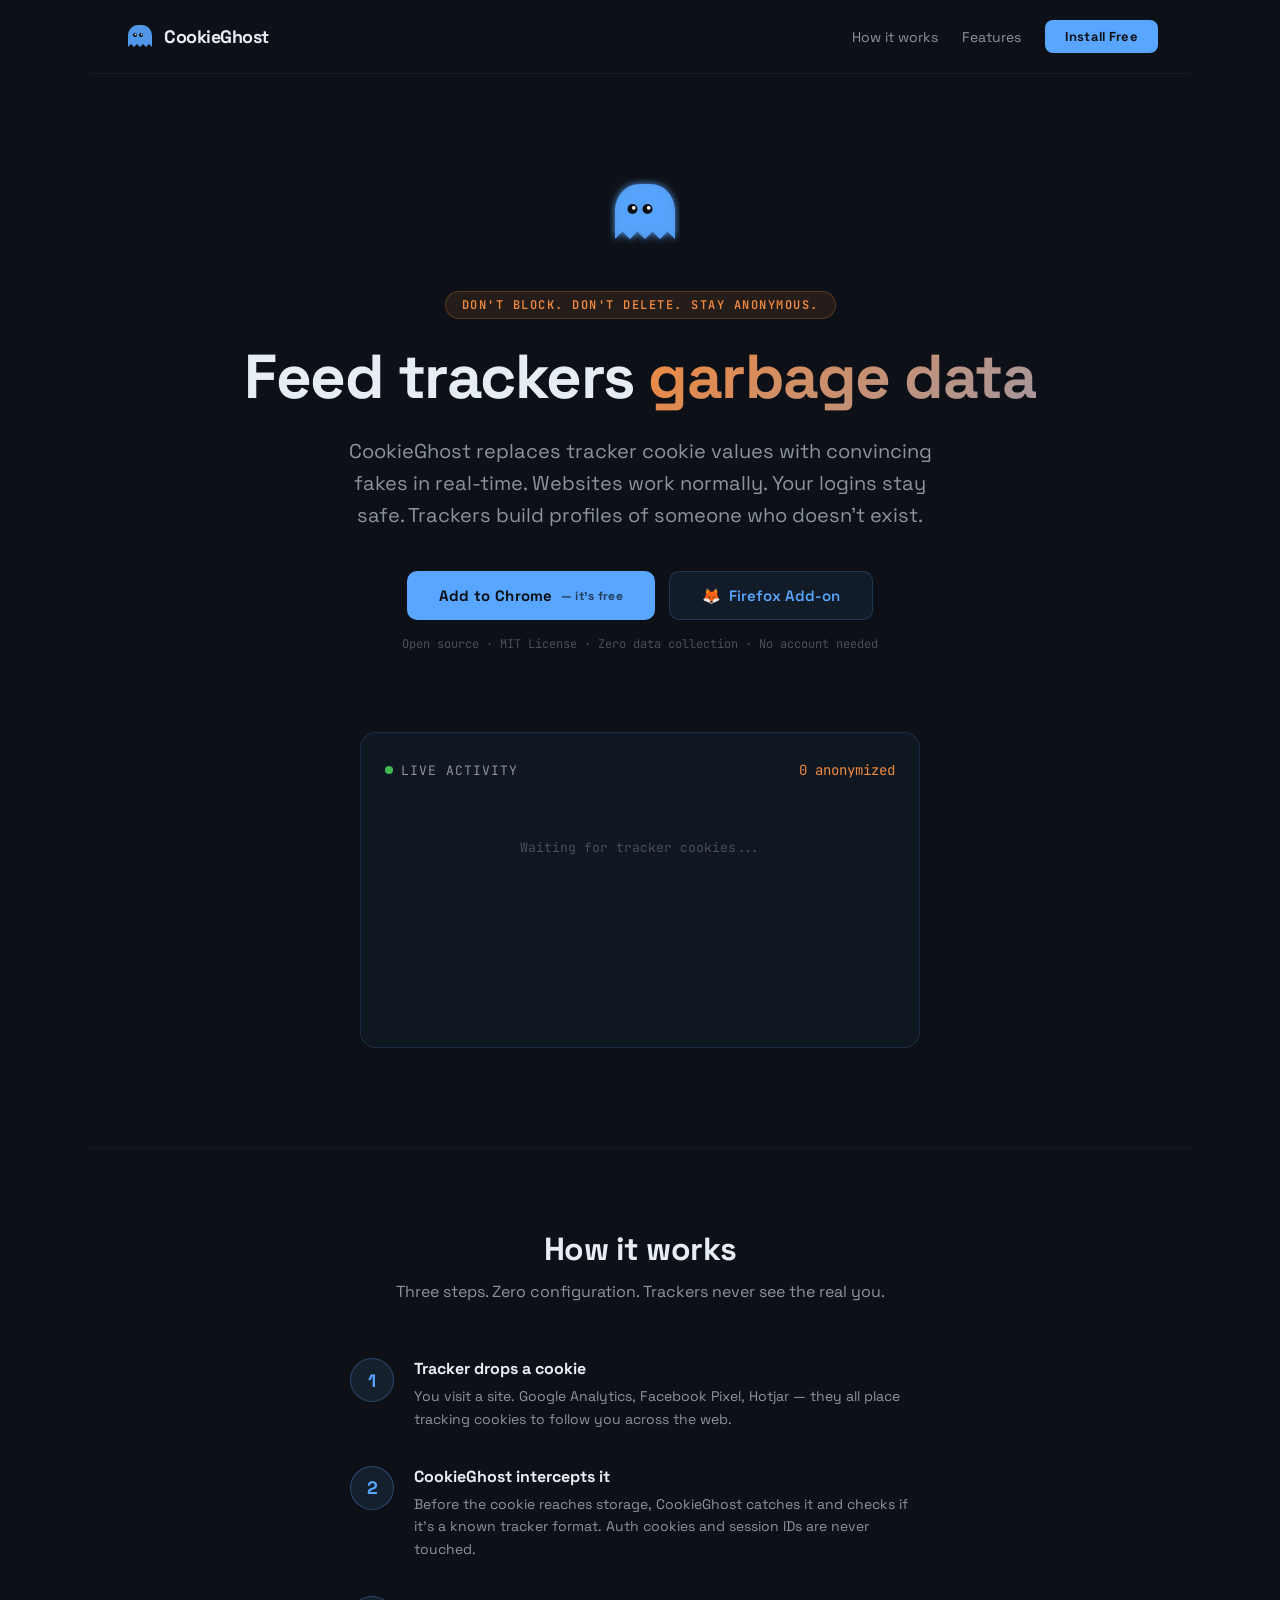
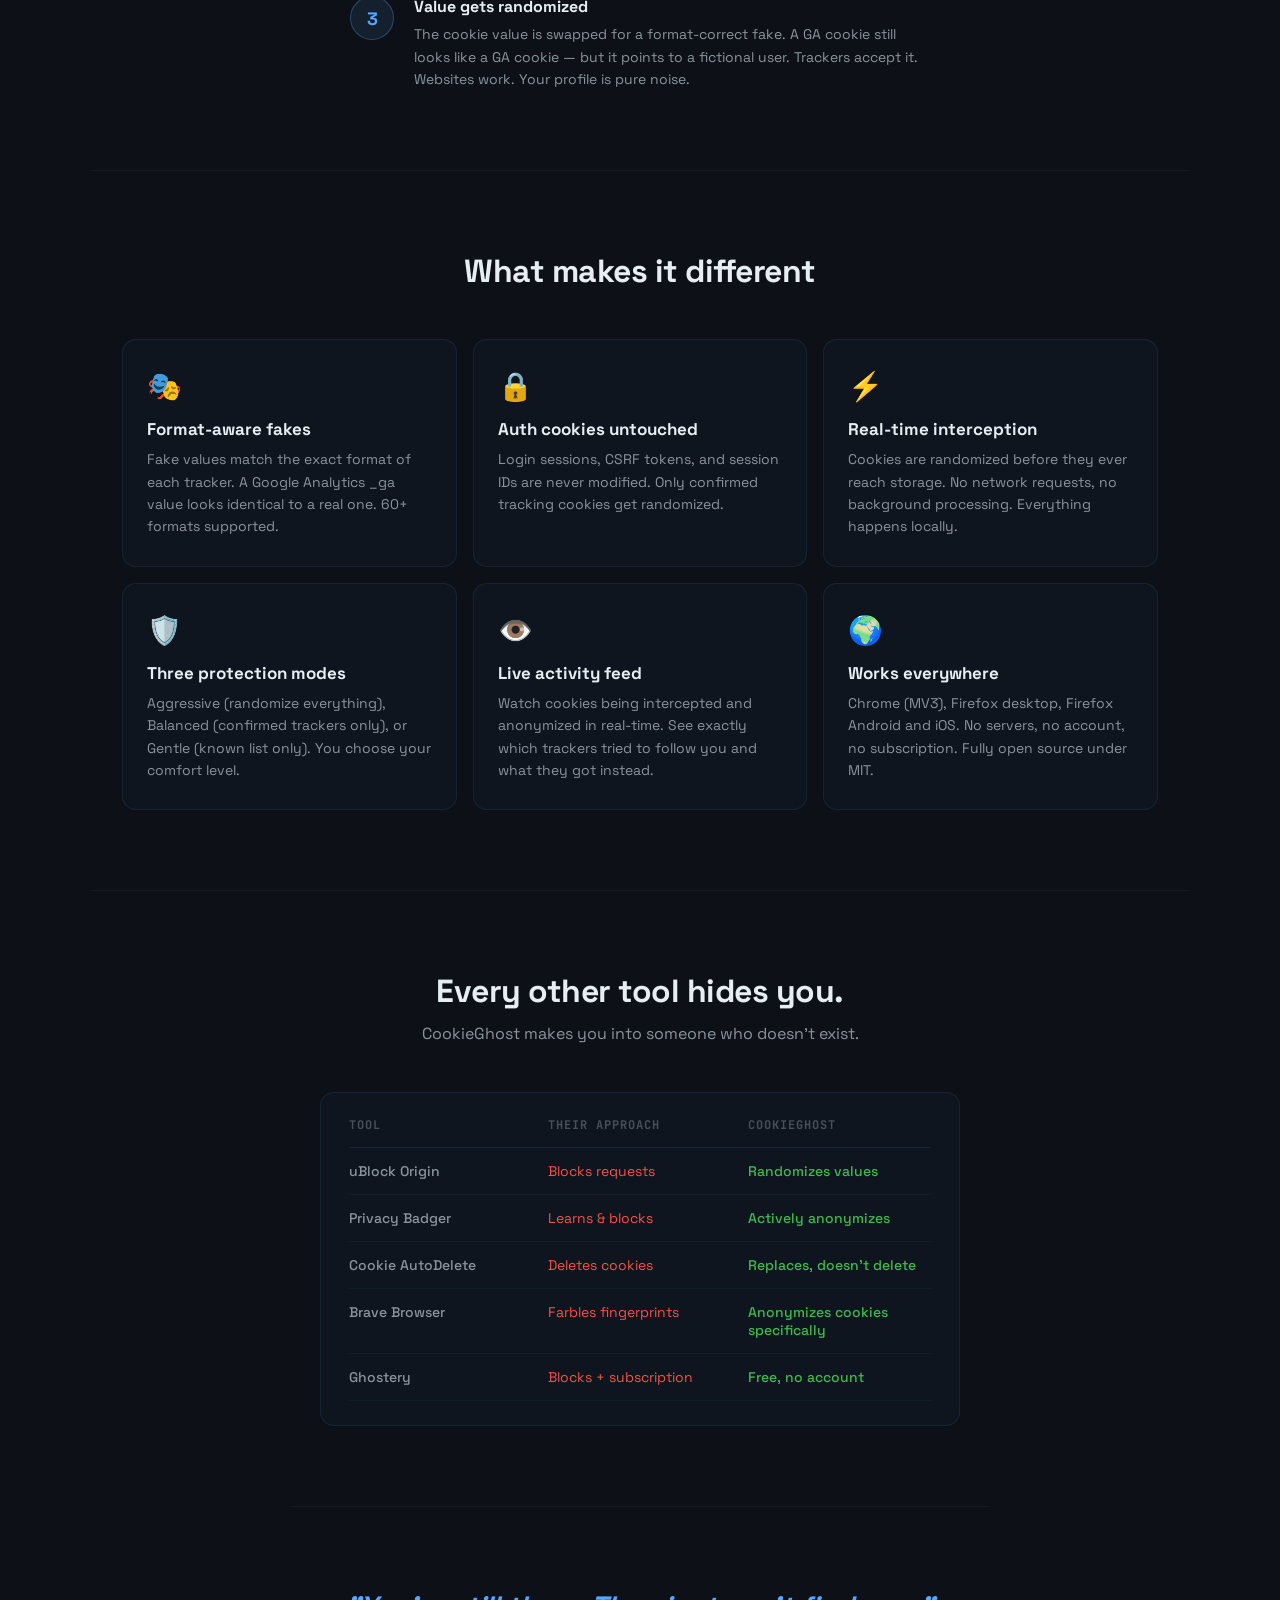
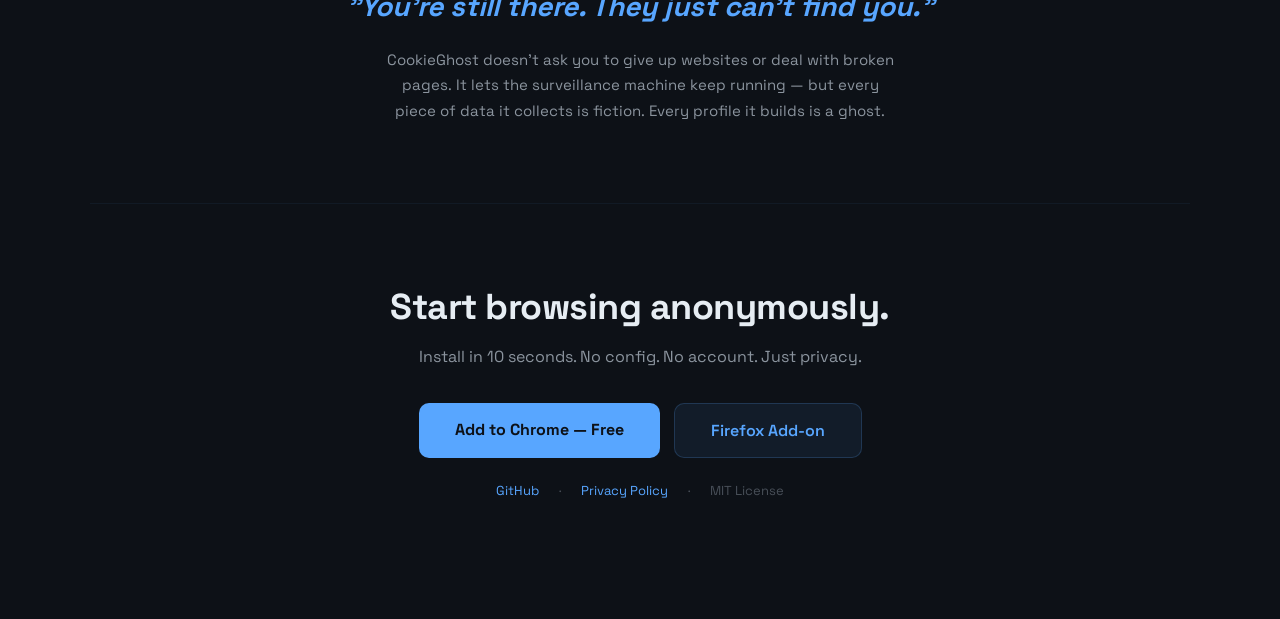
<file: index.html>
<!doctype html>
<html lang="en">
  <head>
    <meta charset="UTF-8" />
    <meta name="viewport" content="width=device-width, initial-scale=1.0" />
    <title>CookieGhost — Feed trackers garbage data</title>
    <meta name="description" content="CookieGhost replaces tracker cookie values with convincing fakes in real-time. Websites work normally. Trackers build profiles of someone who doesn't exist." />
    <script type="module" crossorigin src="/assets/index-dcRKwsRM.js"></script>
  </head>
  <body>
    <div id="root"></div>
  </body>
</html>
</file>
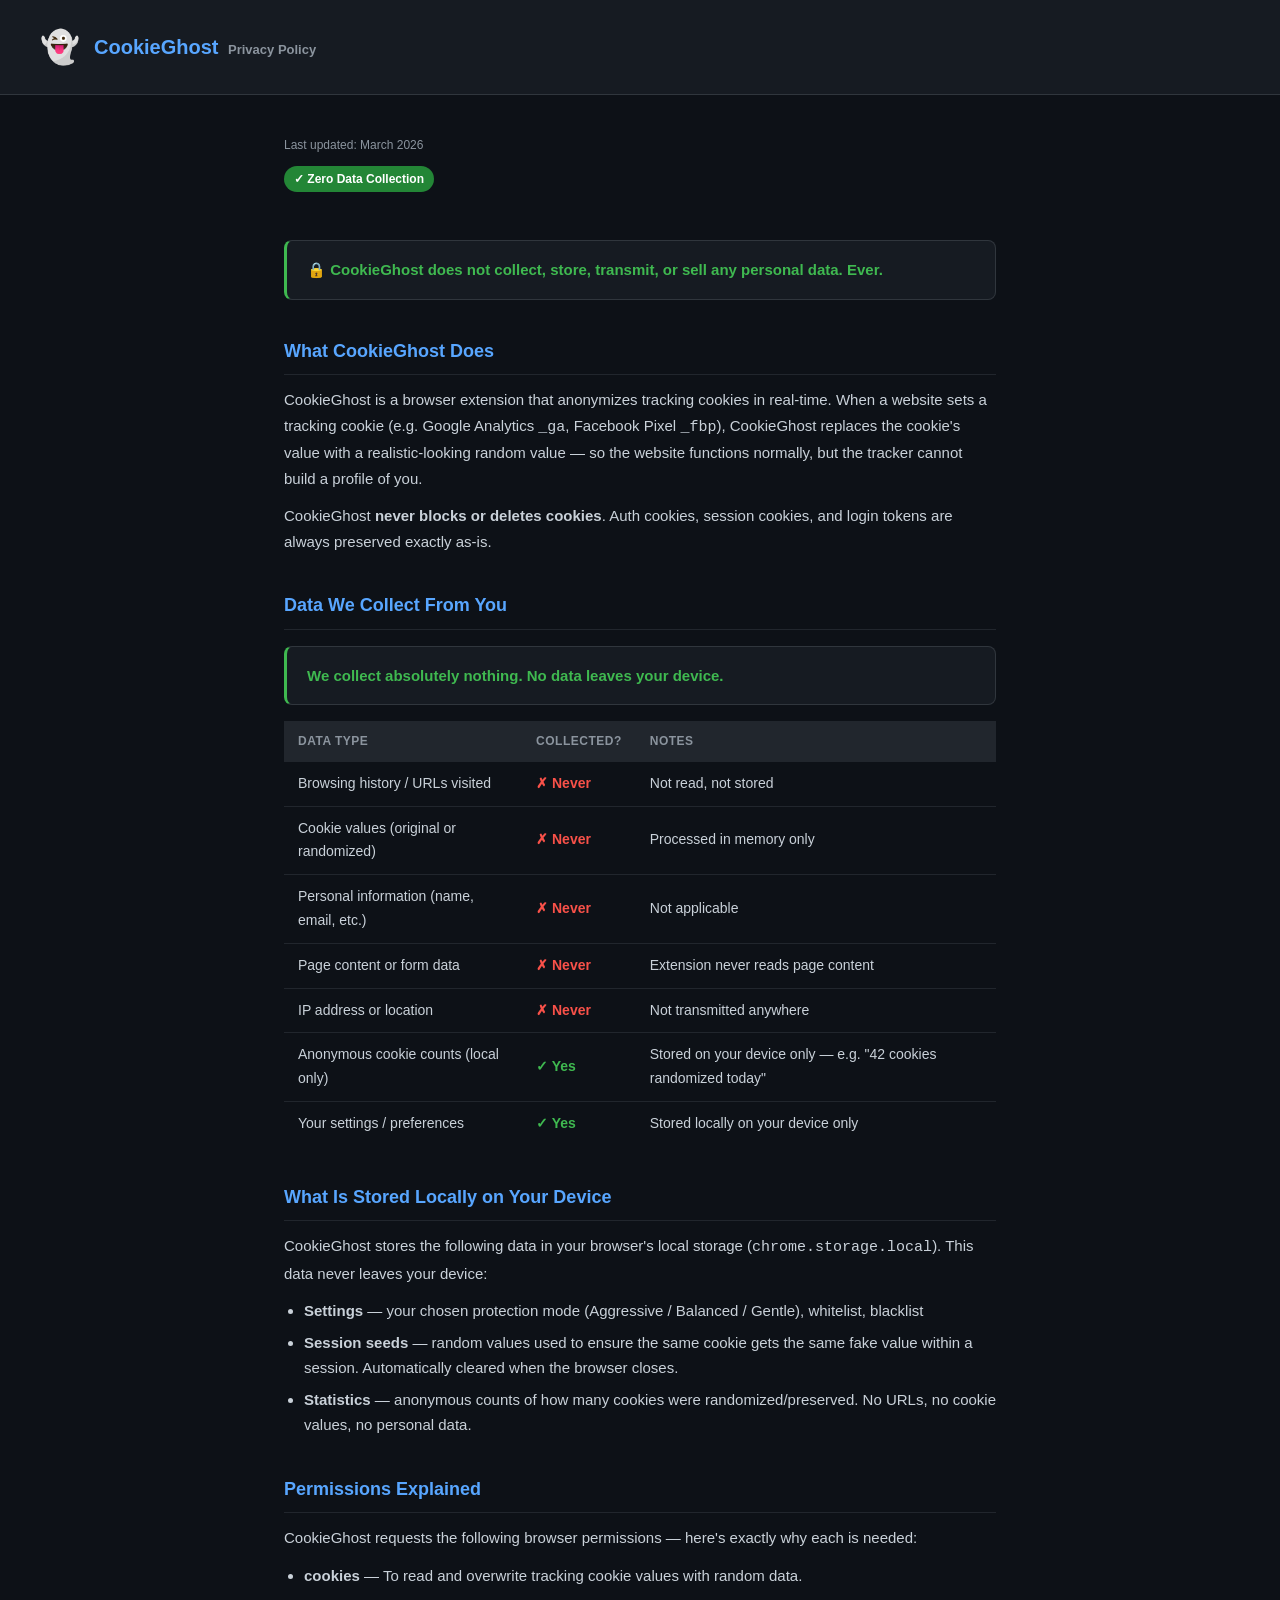
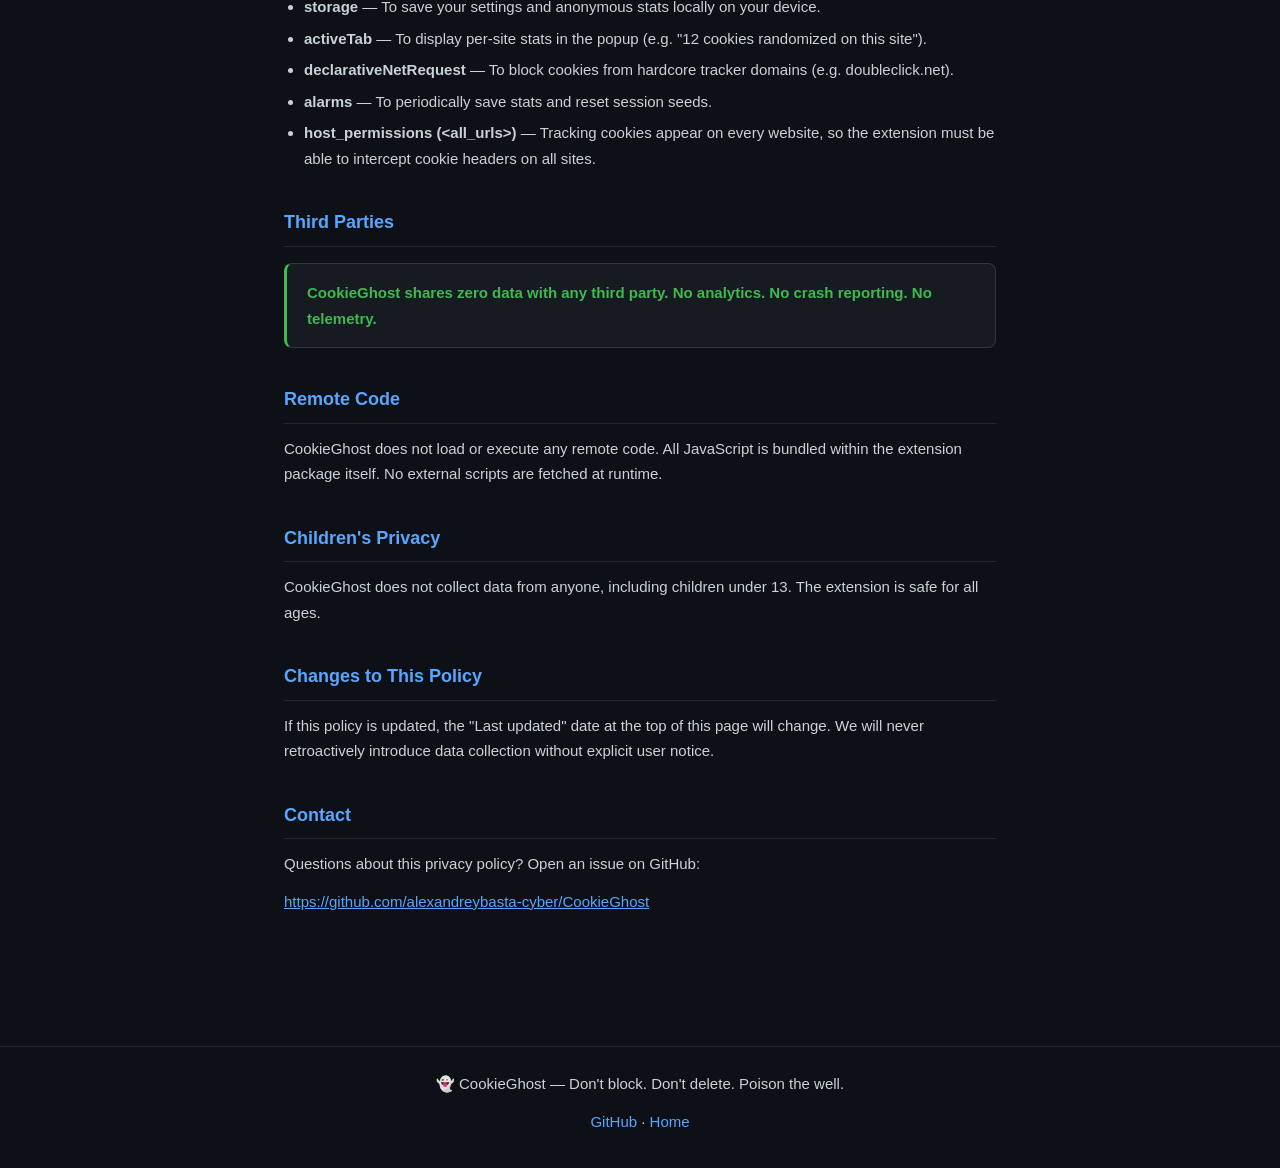
<file: privacy-policy.html>
<!DOCTYPE html>
<html lang="en">
<head>
<meta charset="UTF-8">
<meta name="viewport" content="width=device-width, initial-scale=1.0">
<title>CookieGhost — Privacy Policy</title>
<style>
  * { margin: 0; padding: 0; box-sizing: border-box; }
  body {
    background: #0D1117;
    color: #E6EDF3;
    font-family: -apple-system, 'Inter', BlinkMacSystemFont, sans-serif;
    line-height: 1.7;
    padding: 0;
  }
  header {
    background: #161B22;
    border-bottom: 1px solid #30363D;
    padding: 20px 40px;
    display: flex;
    align-items: center;
    gap: 14px;
  }
  header .ghost { font-size: 32px; }
  header h1 { font-size: 20px; color: #58A6FF; }
  header span { font-size: 13px; color: #8B949E; margin-left: 4px; }
  main {
    max-width: 760px;
    margin: 40px auto;
    padding: 0 24px 80px;
  }
  .badge {
    display: inline-block;
    background: #238636;
    color: #fff;
    font-size: 12px;
    font-weight: bold;
    padding: 3px 10px;
    border-radius: 20px;
    margin-bottom: 32px;
  }
  h2 {
    font-size: 18px;
    color: #58A6FF;
    margin: 36px 0 12px;
    padding-bottom: 8px;
    border-bottom: 1px solid #21262D;
  }
  p { color: #C9D1D9; margin-bottom: 12px; font-size: 15px; }
  ul { margin: 8px 0 16px 20px; }
  li { color: #C9D1D9; font-size: 15px; margin-bottom: 6px; }
  .highlight {
    background: #161B22;
    border: 1px solid #30363D;
    border-left: 3px solid #3FB950;
    border-radius: 8px;
    padding: 16px 20px;
    margin: 16px 0;
  }
  .highlight p { margin: 0; color: #3FB950; font-weight: 600; }
  .highlight.orange { border-left-color: #F0883E; }
  .highlight.orange p { color: #F0883E; }
  .never-table {
    width: 100%;
    border-collapse: collapse;
    margin: 16px 0;
    font-size: 14px;
  }
  .never-table th {
    background: #21262D;
    color: #8B949E;
    padding: 10px 14px;
    text-align: left;
    font-weight: 600;
    font-size: 12px;
    text-transform: uppercase;
    letter-spacing: 0.5px;
  }
  .never-table td {
    padding: 10px 14px;
    border-bottom: 1px solid #21262D;
    color: #C9D1D9;
  }
  .never-table tr:last-child td { border-bottom: none; }
  .check { color: #3FB950; font-weight: bold; }
  .cross { color: #F85149; font-weight: bold; }
  footer {
    text-align: center;
    padding: 24px;
    color: #8B949E;
    font-size: 13px;
    border-top: 1px solid #21262D;
  }
  footer a { color: #58A6FF; text-decoration: none; }
  .last-updated {
    font-size: 12px;
    color: #8B949E;
    margin-bottom: 8px;
  }
</style>
</head>
<body>

<header>
  <div class="ghost">👻</div>
  <div>
    <h1>CookieGhost <span>Privacy Policy</span></h1>
  </div>
</header>

<main>
  <p class="last-updated">Last updated: March 2026</p>
  <div class="badge">✓ Zero Data Collection</div>

  <div class="highlight">
    <p>🔒 CookieGhost does not collect, store, transmit, or sell any personal data. Ever.</p>
  </div>

  <h2>What CookieGhost Does</h2>
  <p>CookieGhost is a browser extension that anonymizes tracking cookies in real-time. When a website sets a tracking cookie (e.g. Google Analytics <code>_ga</code>, Facebook Pixel <code>_fbp</code>), CookieGhost replaces the cookie's value with a realistic-looking random value — so the website functions normally, but the tracker cannot build a profile of you.</p>
  <p>CookieGhost <strong>never blocks or deletes cookies</strong>. Auth cookies, session cookies, and login tokens are always preserved exactly as-is.</p>

  <h2>Data We Collect From You</h2>
  <div class="highlight">
    <p>We collect absolutely nothing. No data leaves your device.</p>
  </div>

  <table class="never-table">
    <thead>
      <tr>
        <th>Data Type</th>
        <th>Collected?</th>
        <th>Notes</th>
      </tr>
    </thead>
    <tbody>
      <tr><td>Browsing history / URLs visited</td><td><span class="cross">✗ Never</span></td><td>Not read, not stored</td></tr>
      <tr><td>Cookie values (original or randomized)</td><td><span class="cross">✗ Never</span></td><td>Processed in memory only</td></tr>
      <tr><td>Personal information (name, email, etc.)</td><td><span class="cross">✗ Never</span></td><td>Not applicable</td></tr>
      <tr><td>Page content or form data</td><td><span class="cross">✗ Never</span></td><td>Extension never reads page content</td></tr>
      <tr><td>IP address or location</td><td><span class="cross">✗ Never</span></td><td>Not transmitted anywhere</td></tr>
      <tr><td>Anonymous cookie counts (local only)</td><td><span class="check">✓ Yes</span></td><td>Stored on your device only — e.g. "42 cookies randomized today"</td></tr>
      <tr><td>Your settings / preferences</td><td><span class="check">✓ Yes</span></td><td>Stored locally on your device only</td></tr>
    </tbody>
  </table>

  <h2>What Is Stored Locally on Your Device</h2>
  <p>CookieGhost stores the following data in your browser's local storage (<code>chrome.storage.local</code>). This data never leaves your device:</p>
  <ul>
    <li><strong>Settings</strong> — your chosen protection mode (Aggressive / Balanced / Gentle), whitelist, blacklist</li>
    <li><strong>Session seeds</strong> — random values used to ensure the same cookie gets the same fake value within a session. Automatically cleared when the browser closes.</li>
    <li><strong>Statistics</strong> — anonymous counts of how many cookies were randomized/preserved. No URLs, no cookie values, no personal data.</li>
  </ul>

  <h2>Permissions Explained</h2>
  <p>CookieGhost requests the following browser permissions — here's exactly why each is needed:</p>
  <ul>
    <li><strong>cookies</strong> — To read and overwrite tracking cookie values with random data.</li>
    <li><strong>storage</strong> — To save your settings and anonymous stats locally on your device.</li>
    <li><strong>activeTab</strong> — To display per-site stats in the popup (e.g. "12 cookies randomized on this site").</li>
    <li><strong>declarativeNetRequest</strong> — To block cookies from hardcore tracker domains (e.g. doubleclick.net).</li>
    <li><strong>alarms</strong> — To periodically save stats and reset session seeds.</li>
    <li><strong>host_permissions (&lt;all_urls&gt;)</strong> — Tracking cookies appear on every website, so the extension must be able to intercept cookie headers on all sites.</li>
  </ul>

  <h2>Third Parties</h2>
  <div class="highlight">
    <p>CookieGhost shares zero data with any third party. No analytics. No crash reporting. No telemetry.</p>
  </div>

  <h2>Remote Code</h2>
  <p>CookieGhost does not load or execute any remote code. All JavaScript is bundled within the extension package itself. No external scripts are fetched at runtime.</p>

  <h2>Children's Privacy</h2>
  <p>CookieGhost does not collect data from anyone, including children under 13. The extension is safe for all ages.</p>

  <h2>Changes to This Policy</h2>
  <p>If this policy is updated, the "Last updated" date at the top of this page will change. We will never retroactively introduce data collection without explicit user notice.</p>

  <h2>Contact</h2>
  <p>Questions about this privacy policy? Open an issue on GitHub:</p>
  <p><a href="https://github.com/alexandreybasta-cyber/CookieGhost" style="color:#58A6FF">https://github.com/alexandreybasta-cyber/CookieGhost</a></p>
</main>

<footer>
  <p>👻 CookieGhost — Don't block. Don't delete. Poison the well.</p>
  <p style="margin-top:6px"><a href="https://github.com/alexandreybasta-cyber/CookieGhost">GitHub</a> · <a href="https://alexandreybasta-cyber.github.io/CookieGhost/">Home</a></p>
</footer>

</body>
</html>
</file>
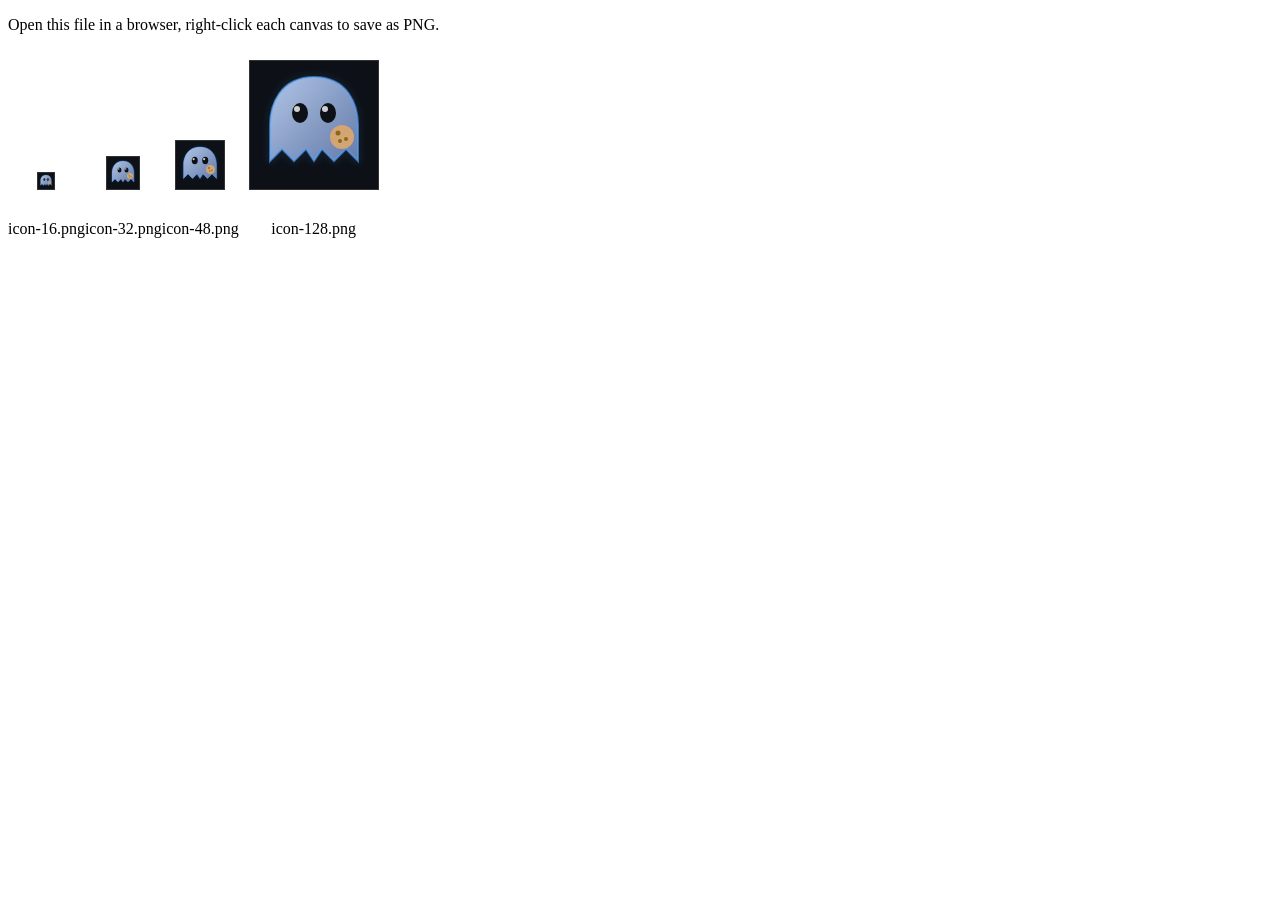
<file: icons/generate-icons.html>
<!DOCTYPE html>
<html>
<head><title>CookieGhost Icon Generator</title></head>
<body>
<p>Open this file in a browser, right-click each canvas to save as PNG.</p>
<div id="canvases"></div>
<script>
const sizes = [16, 32, 48, 128];

sizes.forEach(size => {
  const canvas = document.createElement('canvas');
  canvas.width = size;
  canvas.height = size;
  canvas.style.border = '1px solid #333';
  canvas.style.margin = '10px';
  canvas.style.background = '#0D1117';

  const ctx = canvas.getContext('2d');
  drawGhost(ctx, size);

  const label = document.createElement('p');
  label.textContent = `icon-${size}.png`;

  const wrapper = document.createElement('div');
  wrapper.style.display = 'inline-block';
  wrapper.style.textAlign = 'center';
  wrapper.appendChild(canvas);
  wrapper.appendChild(label);
  document.getElementById('canvases').appendChild(wrapper);
});

function drawGhost(ctx, s) {
  const scale = s / 128;
  ctx.save();
  ctx.scale(scale, scale);

  // Ghost body
  ctx.beginPath();
  ctx.moveTo(64, 16);
  ctx.bezierCurveTo(30, 16, 20, 44, 20, 64);
  ctx.lineTo(20, 100);
  ctx.lineTo(32, 88);
  ctx.lineTo(44, 100);
  ctx.lineTo(56, 88);
  ctx.lineTo(64, 100);
  ctx.lineTo(72, 88);
  ctx.lineTo(84, 100);
  ctx.lineTo(96, 88);
  ctx.lineTo(108, 100);
  ctx.lineTo(108, 64);
  ctx.bezierCurveTo(108, 44, 98, 16, 64, 16);
  ctx.closePath();

  // Ghost gradient fill
  const grad = ctx.createLinearGradient(20, 16, 108, 100);
  grad.addColorStop(0, 'rgba(200, 220, 255, 0.9)');
  grad.addColorStop(1, 'rgba(140, 170, 230, 0.7)');
  ctx.fillStyle = grad;
  ctx.fill();

  // Ghost outline glow
  ctx.shadowColor = 'rgba(88, 166, 255, 0.5)';
  ctx.shadowBlur = 8 * scale;
  ctx.strokeStyle = 'rgba(88, 166, 255, 0.6)';
  ctx.lineWidth = 2;
  ctx.stroke();
  ctx.shadowBlur = 0;

  // Eyes
  ctx.fillStyle = '#0D1117';
  ctx.beginPath();
  ctx.ellipse(50, 52, 8, 10, 0, 0, Math.PI * 2);
  ctx.fill();
  ctx.beginPath();
  ctx.ellipse(78, 52, 8, 10, 0, 0, Math.PI * 2);
  ctx.fill();

  // Eye shine
  ctx.fillStyle = 'rgba(255, 255, 255, 0.8)';
  ctx.beginPath();
  ctx.ellipse(47, 48, 3, 3, 0, 0, Math.PI * 2);
  ctx.fill();
  ctx.beginPath();
  ctx.ellipse(75, 48, 3, 3, 0, 0, Math.PI * 2);
  ctx.fill();

  // Cookie (small circle near ghost's right hand area)
  ctx.fillStyle = '#D4A574';
  ctx.beginPath();
  ctx.arc(92, 76, 12, 0, Math.PI * 2);
  ctx.fill();

  // Cookie chips
  ctx.fillStyle = '#8B6914';
  ctx.beginPath();
  ctx.arc(88, 72, 2.5, 0, Math.PI * 2);
  ctx.fill();
  ctx.beginPath();
  ctx.arc(96, 78, 2, 0, Math.PI * 2);
  ctx.fill();
  ctx.beginPath();
  ctx.arc(90, 80, 2, 0, Math.PI * 2);
  ctx.fill();

  ctx.restore();
}
</script>
</body>
</html>
</file>
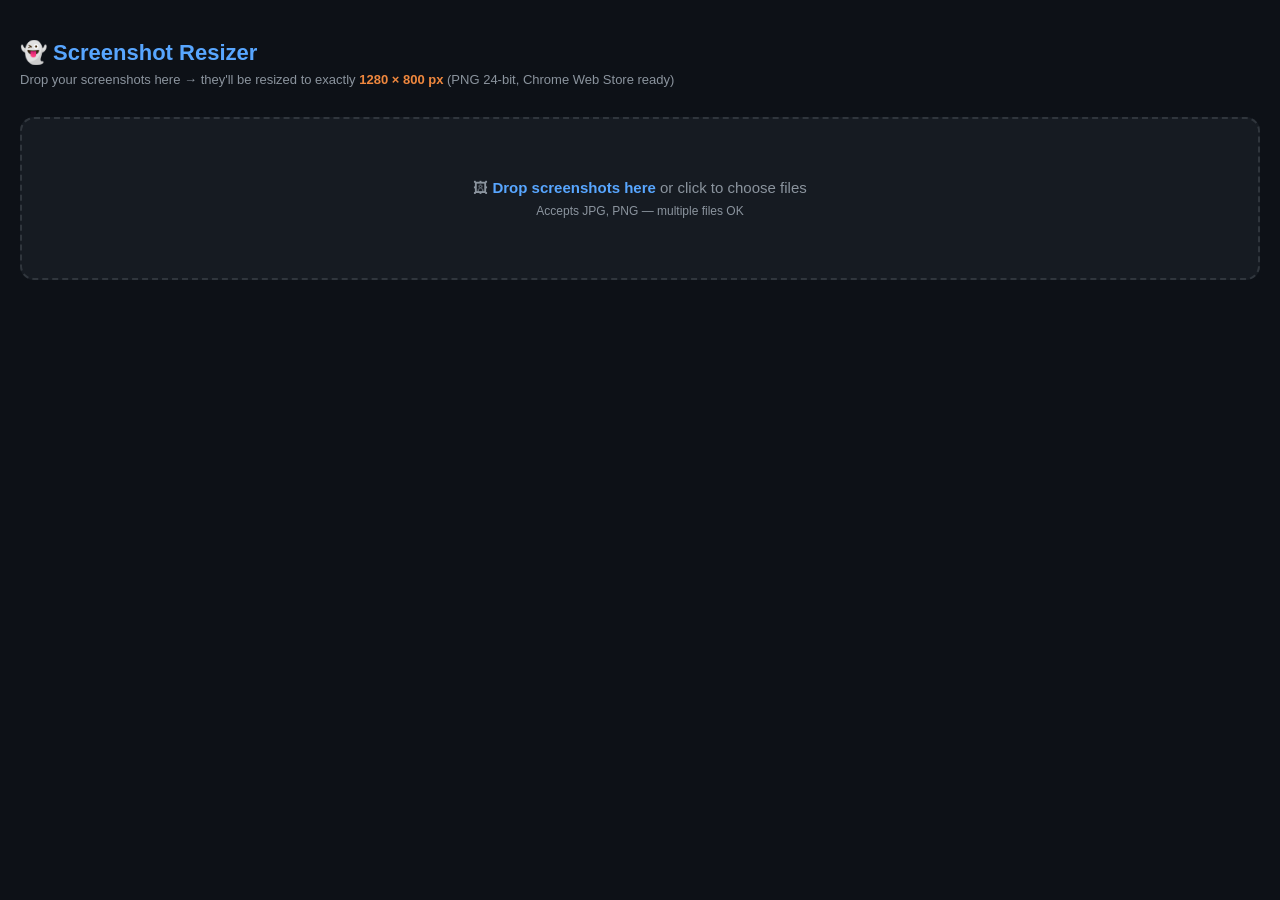
<file: icons/resize-tool.html>
<!DOCTYPE html>
<html lang="en">
<head>
<meta charset="UTF-8">
<title>CookieGhost — Screenshot Resizer → 1280×800</title>
<style>
* { margin:0; padding:0; box-sizing:border-box; }
body {
  background: #0D1117;
  color: #E6EDF3;
  font-family: -apple-system, 'Inter', sans-serif;
  min-height: 100vh;
  padding: 40px 20px;
}
h1 { font-size: 22px; color: #58A6FF; margin-bottom: 6px; }
p.sub { color: #8B949E; font-size: 13px; margin-bottom: 30px; }

#drop-zone {
  border: 2px dashed #30363D;
  border-radius: 14px;
  padding: 60px 20px;
  text-align: center;
  cursor: pointer;
  transition: all 0.2s;
  background: #161B22;
  margin-bottom: 30px;
}
#drop-zone.drag-over {
  border-color: #58A6FF;
  background: #1c2535;
  box-shadow: 0 0 30px rgba(88,166,255,0.15);
}
#drop-zone p { color: #8B949E; font-size: 15px; }
#drop-zone strong { color: #58A6FF; }
#file-input { display: none; }

#results { display: flex; flex-wrap: wrap; gap: 20px; }

.result-card {
  background: #161B22;
  border: 1px solid #30363D;
  border-radius: 10px;
  overflow: hidden;
  width: 320px;
}
.result-card img { width: 100%; display: block; }
.result-info {
  padding: 12px 16px;
  display: flex;
  align-items: center;
  justify-content: space-between;
}
.result-name { font-size: 12px; color: #8B949E; font-family: monospace; max-width: 180px; overflow: hidden; text-overflow: ellipsis; white-space: nowrap; }
.dl-btn {
  background: #238636;
  color: white;
  border: none;
  padding: 6px 14px;
  border-radius: 6px;
  font-size: 12px;
  cursor: pointer;
  font-weight: bold;
}
.dl-btn:hover { background: #2ea043; }

#dl-all-btn {
  display: none;
  margin-bottom: 24px;
  padding: 10px 24px;
  background: #F0883E;
  color: #000;
  border: none;
  border-radius: 8px;
  font-size: 14px;
  font-weight: bold;
  cursor: pointer;
}
#dl-all-btn:hover { background: #e07830; }
.badge {
  display: inline-block;
  background: #238636;
  color: white;
  font-size: 10px;
  padding: 2px 7px;
  border-radius: 4px;
  margin-left: 8px;
  font-weight: bold;
}
</style>
</head>
<body>

<h1>👻 Screenshot Resizer</h1>
<p class="sub">Drop your screenshots here → they'll be resized to exactly <strong style="color:#F0883E">1280 × 800 px</strong> (PNG 24-bit, Chrome Web Store ready)</p>

<div id="drop-zone" onclick="document.getElementById('file-input').click()">
  <p>🖼 <strong>Drop screenshots here</strong> or click to choose files</p>
  <p style="margin-top:8px;font-size:12px">Accepts JPG, PNG — multiple files OK</p>
</div>
<input type="file" id="file-input" accept="image/*" multiple>

<button id="dl-all-btn" onclick="downloadAll()">⬇ Download All Resized</button>

<div id="results"></div>

<canvas id="offscreen" style="display:none"></canvas>

<script>
const TARGET_W = 1280;
const TARGET_H = 800;
const results = [];

const dropZone = document.getElementById('drop-zone');
const fileInput = document.getElementById('file-input');
const resultsEl = document.getElementById('results');
const dlAllBtn = document.getElementById('dl-all-btn');
const offscreen = document.getElementById('offscreen');
offscreen.width = TARGET_W;
offscreen.height = TARGET_H;

dropZone.addEventListener('dragover', e => { e.preventDefault(); dropZone.classList.add('drag-over'); });
dropZone.addEventListener('dragleave', () => dropZone.classList.remove('drag-over'));
dropZone.addEventListener('drop', e => {
  e.preventDefault();
  dropZone.classList.remove('drag-over');
  processFiles([...e.dataTransfer.files]);
});
fileInput.addEventListener('change', () => processFiles([...fileInput.files]));

function processFiles(files) {
  files.filter(f => f.type.startsWith('image/')).forEach(file => {
    const reader = new FileReader();
    reader.onload = e => resizeImage(e.target.result, file.name);
    reader.readAsDataURL(file);
  });
}

function resizeImage(src, origName) {
  const img = new Image();
  img.onload = () => {
    const ctx = offscreen.getContext('2d');

    // Fill background (no alpha)
    ctx.fillStyle = '#0D1117';
    ctx.fillRect(0, 0, TARGET_W, TARGET_H);

    // Scale to cover 1280x800, centered
    const scale = Math.max(TARGET_W / img.width, TARGET_H / img.height);
    const sw = img.width * scale;
    const sh = img.height * scale;
    const sx = (TARGET_W - sw) / 2;
    const sy = (TARGET_H - sh) / 2;

    ctx.drawImage(img, sx, sy, sw, sh);

    const dataUrl = offscreen.toDataURL('image/png');
    const baseName = origName.replace(/\.[^.]+$/, '');
    const outName = `${baseName}-1280x800.png`;

    results.push({ dataUrl, outName });
    renderCard(dataUrl, outName, results.length - 1);
    dlAllBtn.style.display = 'block';
  };
  img.src = src;
}

function renderCard(dataUrl, name, idx) {
  const card = document.createElement('div');
  card.className = 'result-card';
  card.innerHTML = `
    <img src="${dataUrl}" alt="${name}">
    <div class="result-info">
      <span class="result-name">${name} <span class="badge">1280×800</span></span>
      <button class="dl-btn" onclick="dl(${idx})">⬇ Save</button>
    </div>
  `;
  resultsEl.appendChild(card);
}

function dl(idx) {
  const { dataUrl, outName } = results[idx];
  const a = document.createElement('a');
  a.href = dataUrl;
  a.download = outName;
  a.click();
}

function downloadAll() {
  results.forEach((_, i) => setTimeout(() => dl(i), i * 400));
}
</script>
</body>
</html>
</file>
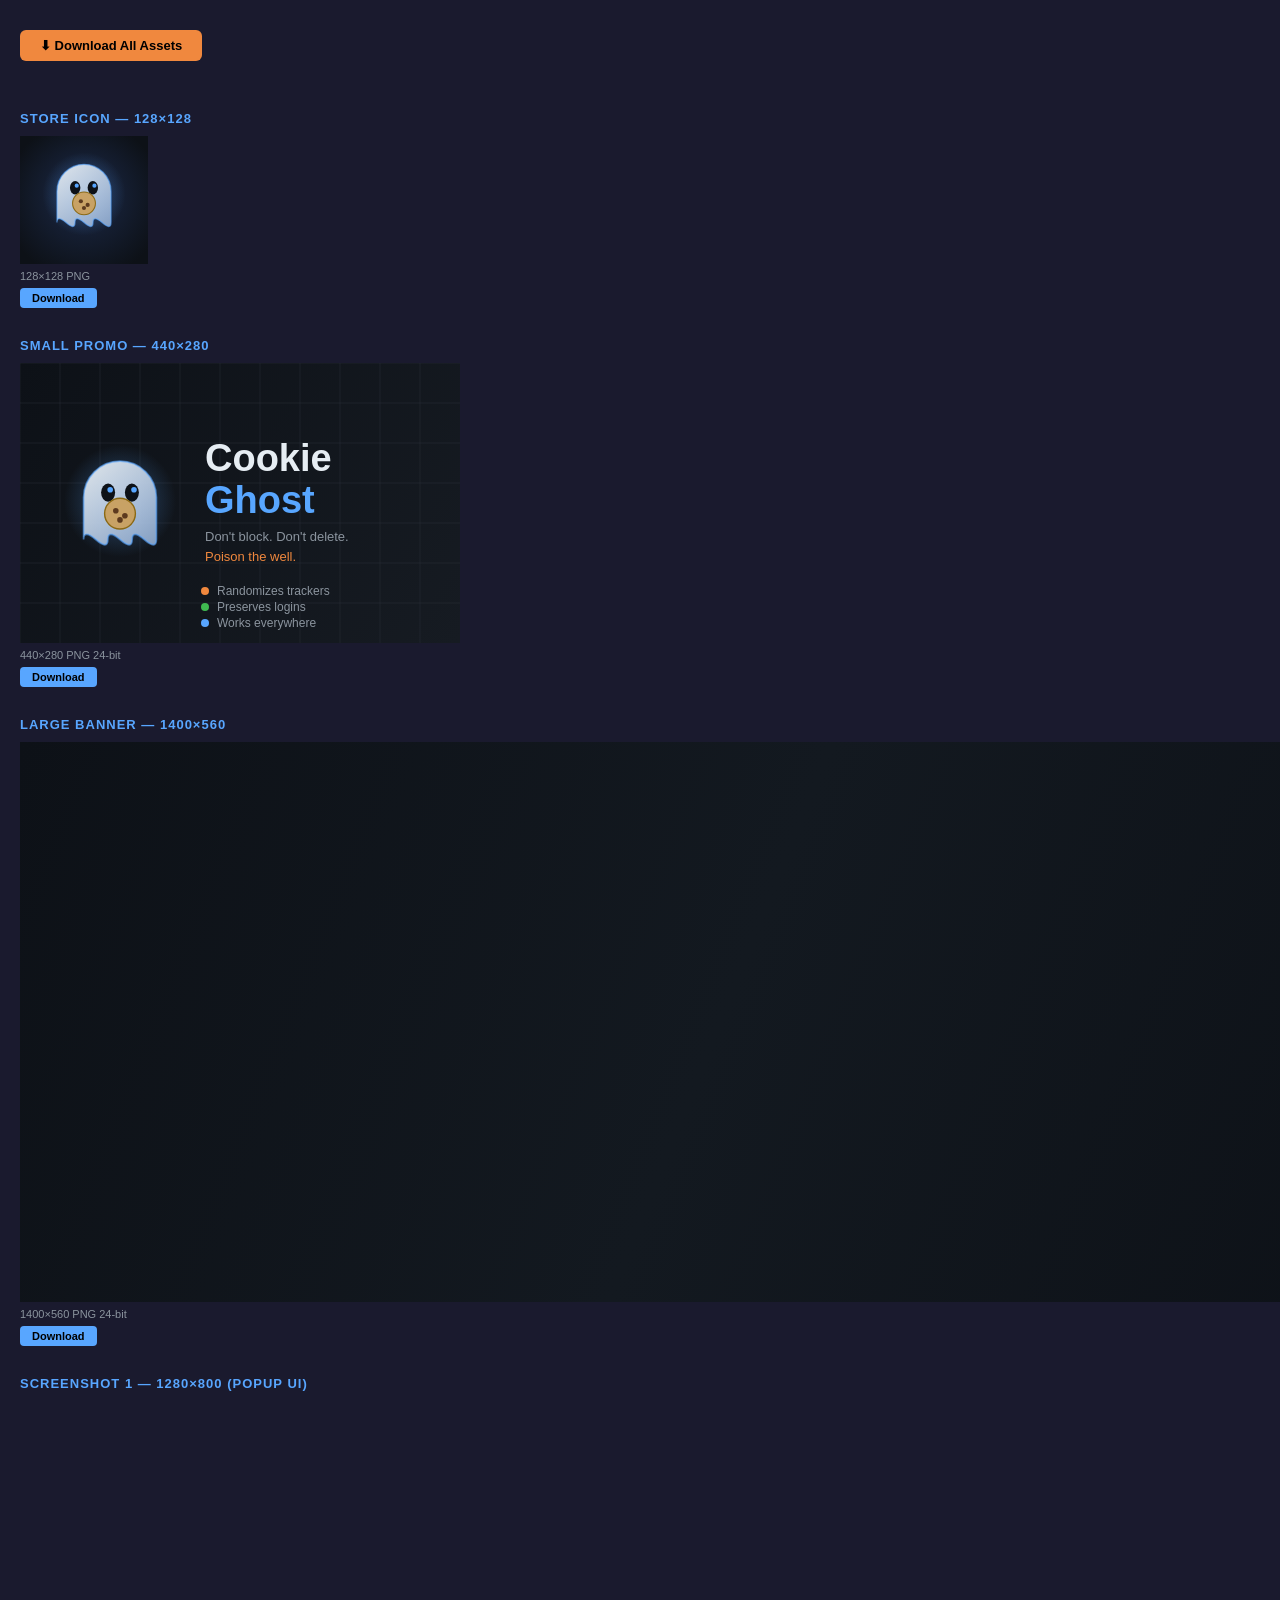
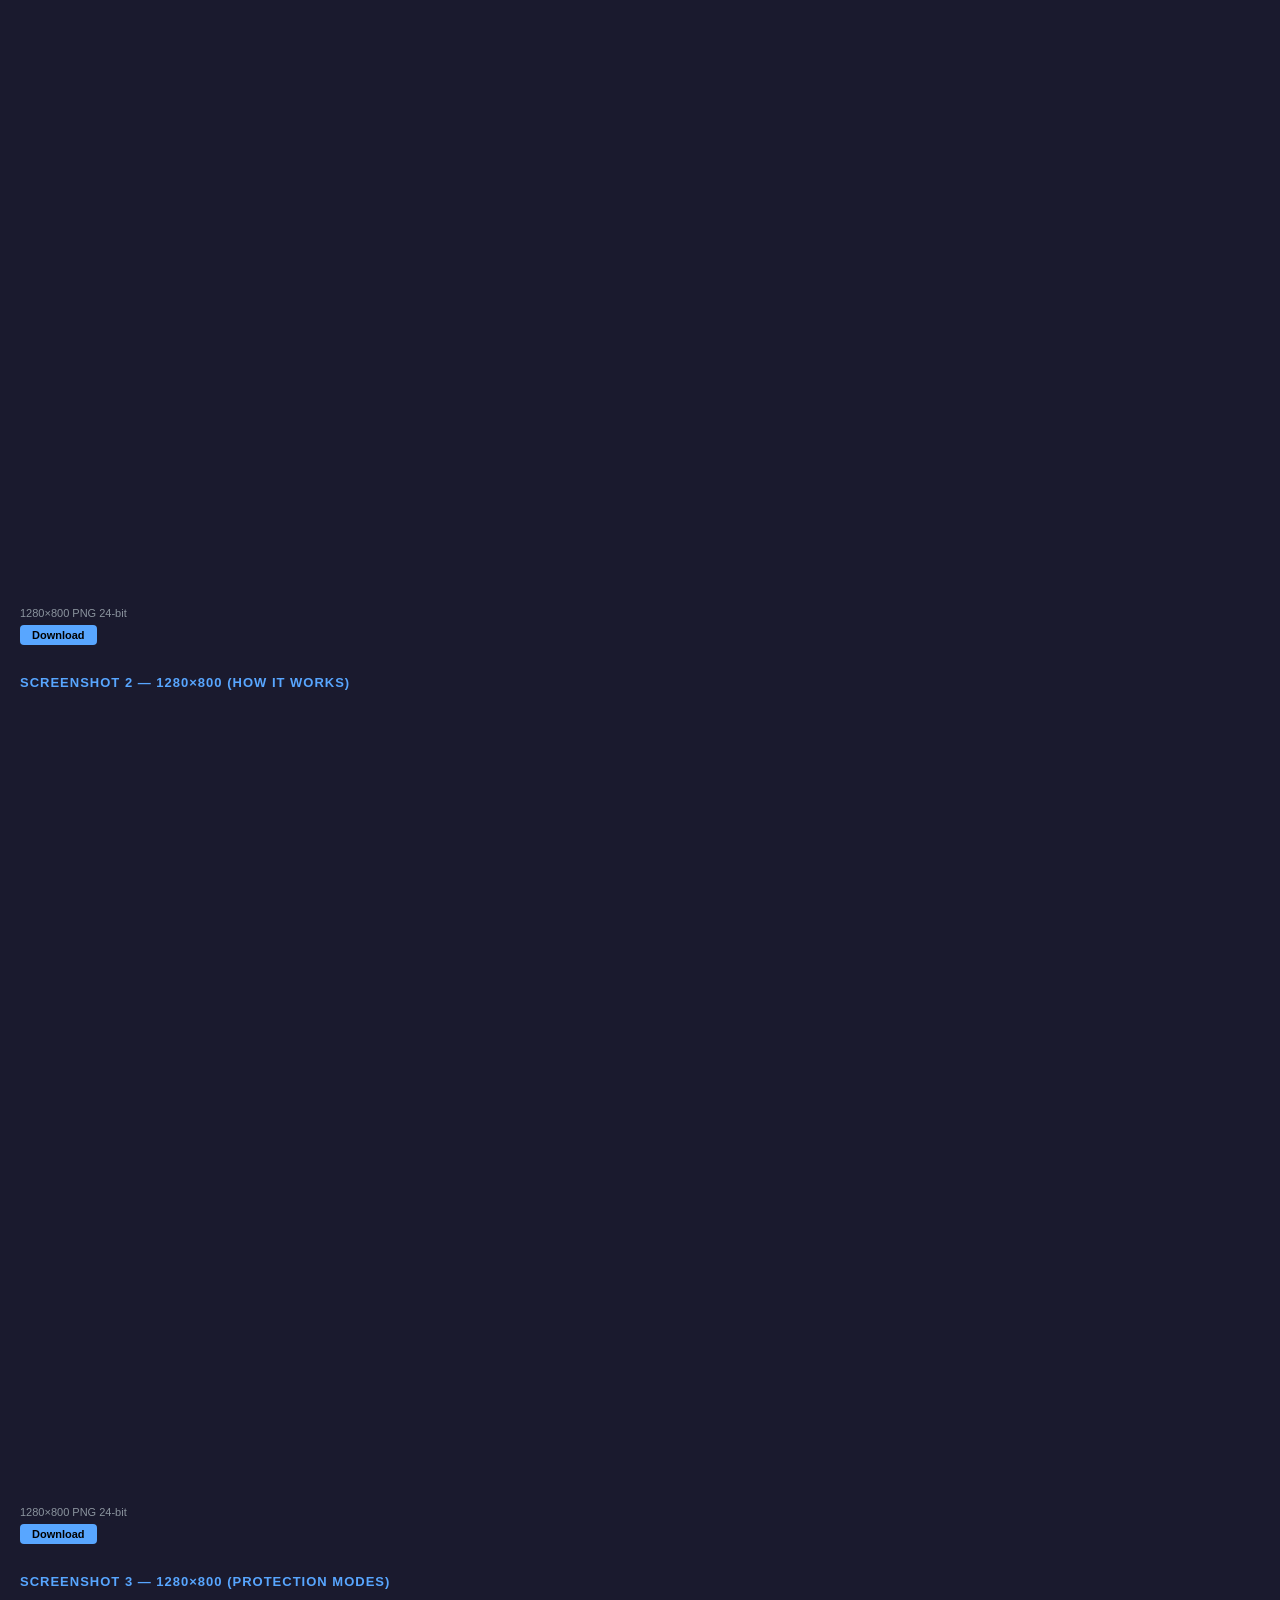
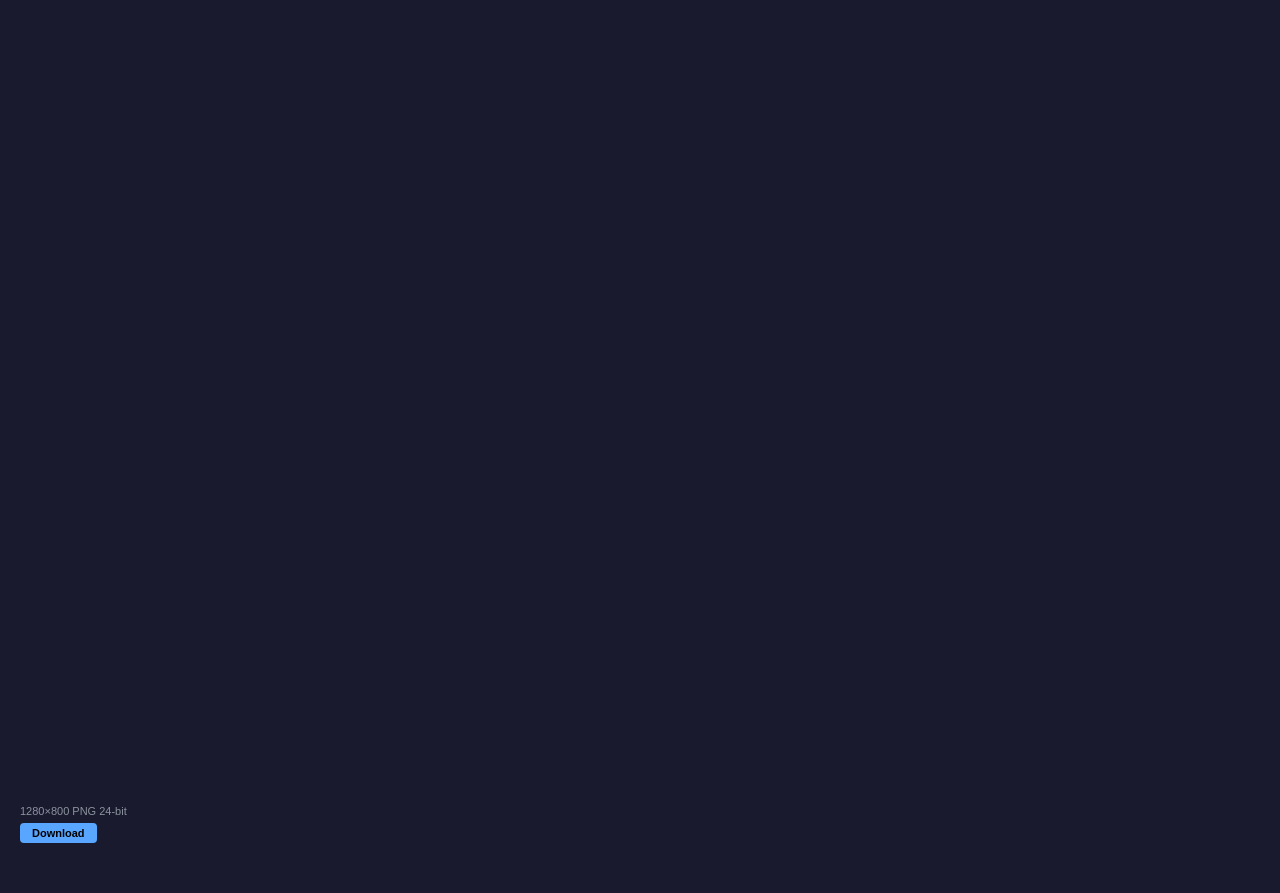
<file: icons/store-assets.html>
<!DOCTYPE html>
<html lang="en">
<head>
<meta charset="UTF-8">
<title>CookieGhost — Store Assets Generator</title>
<style>
  * { margin: 0; padding: 0; box-sizing: border-box; }
  body { background: #1a1a2e; font-family: -apple-system, sans-serif; padding: 20px; color: white; }
  h2 { color: #58A6FF; margin: 20px 0 10px; font-size: 13px; text-transform: uppercase; letter-spacing: 1px; }
  canvas { display: block; }
  .asset { margin-bottom: 30px; }
  .label { font-size: 11px; color: #8B949E; margin-top: 6px; }
  a.dl { display: inline-block; margin-top: 6px; padding: 4px 12px; background: #58A6FF; color: #000; border-radius: 4px; font-size: 11px; text-decoration: none; font-weight: bold; }
  #all-btn { margin: 10px 0 30px; padding: 8px 20px; background: #F0883E; color: #000; border: none; border-radius: 6px; font-weight: bold; cursor: pointer; font-size: 13px; }
</style>
</head>
<body>
<button id="all-btn" onclick="downloadAll()">⬇ Download All Assets</button>

<div class="asset"><h2>Store Icon — 128×128</h2><canvas id="c-icon" width="128" height="128"></canvas><div class="label">128×128 PNG</div><a class="dl" onclick="dl('c-icon','cookieghost-icon-128.png')">Download</a></div>
<div class="asset"><h2>Small Promo — 440×280</h2><canvas id="c-small" width="440" height="280"></canvas><div class="label">440×280 PNG 24-bit</div><a class="dl" onclick="dl('c-small','cookieghost-promo-small.png')">Download</a></div>
<div class="asset"><h2>Large Banner — 1400×560</h2><canvas id="c-banner" width="1400" height="560"></canvas><div class="label">1400×560 PNG 24-bit</div><a class="dl" onclick="dl('c-banner','cookieghost-banner.png')">Download</a></div>
<div class="asset"><h2>Screenshot 1 — 1280×800 (Popup UI)</h2><canvas id="c-ss1" width="1280" height="800"></canvas><div class="label">1280×800 PNG 24-bit</div><a class="dl" onclick="dl('c-ss1','cookieghost-screenshot-1.png')">Download</a></div>
<div class="asset"><h2>Screenshot 2 — 1280×800 (How It Works)</h2><canvas id="c-ss2" width="1280" height="800"></canvas><div class="label">1280×800 PNG 24-bit</div><a class="dl" onclick="dl('c-ss2','cookieghost-screenshot-2.png')">Download</a></div>
<div class="asset"><h2>Screenshot 3 — 1280×800 (Protection Modes)</h2><canvas id="c-ss3" width="1280" height="800"></canvas><div class="label">1280×800 PNG 24-bit</div><a class="dl" onclick="dl('c-ss3','cookieghost-screenshot-3.png')">Download</a></div>

<script>
// ─── Colour palette ───────────────────────────────────────────────────────────
const C = {
  bg:        '#0D1117',
  surface:   '#161B22',
  surface2:  '#21262D',
  border:    '#30363D',
  blue:      '#58A6FF',
  orange:    '#F0883E',
  green:     '#3FB950',
  red:       '#F85149',
  textPri:   '#E6EDF3',
  textSec:   '#8B949E',
  ghost:     'rgba(88,166,255,0.15)',
};

// ─── Helpers ─────────────────────────────────────────────────────────────────
function rect(ctx, x, y, w, h, r, fill, stroke) {
  ctx.beginPath();
  ctx.roundRect(x, y, w, h, r);
  if (fill)   { ctx.fillStyle   = fill;   ctx.fill();   }
  if (stroke) { ctx.strokeStyle = stroke; ctx.lineWidth = 1; ctx.stroke(); }
}

function text(ctx, str, x, y, size, color, align='left', weight='normal', font='Inter, -apple-system, sans-serif') {
  ctx.font = `${weight} ${size}px "${font}", -apple-system, sans-serif`;
  ctx.fillStyle = color;
  ctx.textAlign = align;
  ctx.fillText(str, x, y);
}

function badge(ctx, label, x, y, color) {
  ctx.font = 'bold 11px monospace';
  const w = ctx.measureText(label).width + 16;
  rect(ctx, x, y - 14, w, 20, 4, color + '33');
  ctx.fillStyle = color;
  ctx.textAlign = 'left';
  ctx.fillText(label, x + 8, y);
}

function ghostShape(ctx, cx, cy, size, opacity = 1) {
  ctx.save();
  ctx.globalAlpha = opacity;
  const s = size;

  // Glow
  const grd = ctx.createRadialGradient(cx, cy, s*0.1, cx, cy, s*0.8);
  grd.addColorStop(0, 'rgba(88,166,255,0.35)');
  grd.addColorStop(1, 'rgba(88,166,255,0)');
  ctx.beginPath();
  ctx.arc(cx, cy, s * 0.9, 0, Math.PI * 2);
  ctx.fillStyle = grd;
  ctx.fill();

  // Body
  ctx.beginPath();
  ctx.arc(cx, cy - s * 0.05, s * 0.52, Math.PI, 0, false);
  ctx.lineTo(cx + s * 0.52, cy + s * 0.55);
  // Wavy bottom
  const waves = 3;
  const ww = (s * 1.04) / waves;
  for (let i = waves - 1; i >= 0; i--) {
    const wx = (cx - s * 0.52) + i * ww + ww / 2;
    ctx.quadraticCurveTo(wx + ww / 2, cy + s * 0.7, wx, cy + s * 0.55);
    ctx.quadraticCurveTo(wx - ww / 2, cy + s * 0.4, cx - s * 0.52 + i * ww, cy + s * 0.55);
  }
  ctx.closePath();

  const bodyGrd = ctx.createLinearGradient(cx - s * 0.5, cy - s * 0.5, cx + s * 0.5, cy + s * 0.7);
  bodyGrd.addColorStop(0, 'rgba(230,237,243,0.95)');
  bodyGrd.addColorStop(1, 'rgba(150,180,220,0.85)');
  ctx.fillStyle = bodyGrd;
  ctx.fill();

  // Stroke
  ctx.strokeStyle = 'rgba(88,166,255,0.6)';
  ctx.lineWidth = s * 0.025;
  ctx.stroke();

  // Eyes
  ctx.fillStyle = C.bg;
  ctx.beginPath(); ctx.ellipse(cx - s*0.17, cy - s*0.12, s*0.1, s*0.13, 0, 0, Math.PI*2); ctx.fill();
  ctx.beginPath(); ctx.ellipse(cx + s*0.17, cy - s*0.12, s*0.1, s*0.13, 0, 0, Math.PI*2); ctx.fill();

  // Eye shine
  ctx.fillStyle = C.blue;
  ctx.beginPath(); ctx.arc(cx - s*0.14, cy - s*0.16, s*0.04, 0, Math.PI*2); ctx.fill();
  ctx.beginPath(); ctx.arc(cx + s*0.20, cy - s*0.16, s*0.04, 0, Math.PI*2); ctx.fill();

  // Cookie
  const ck = cy + s * 0.18;
  ctx.beginPath(); ctx.arc(cx, ck, s * 0.22, 0, Math.PI * 2);
  ctx.fillStyle = '#C8A265'; ctx.fill();
  ctx.strokeStyle = '#8B6914'; ctx.lineWidth = s * 0.02; ctx.stroke();
  // Chips
  [[cx-s*.06, ck-s*.04],[cx+s*.07, ck+s*.03],[cx-.02, ck+s*.09]].forEach(([ex,ey]) => {
    ctx.beginPath(); ctx.arc(ex, ey, s*.04, 0, Math.PI*2);
    ctx.fillStyle = '#5C3A1E'; ctx.fill();
  });
  ctx.restore();
}

// ─── 1. ICON 128×128 ─────────────────────────────────────────────────────────
function drawIcon() {
  const cv = document.getElementById('c-icon');
  const ctx = cv.getContext('2d');
  // BG gradient
  const bg = ctx.createRadialGradient(64, 56, 10, 64, 64, 80);
  bg.addColorStop(0, '#1a2744');
  bg.addColorStop(1, C.bg);
  ctx.fillStyle = bg; ctx.fillRect(0, 0, 128, 128);
  ghostShape(ctx, 64, 58, 52);
}

// ─── 2. SMALL PROMO 440×280 ──────────────────────────────────────────────────
function drawSmall() {
  const cv = document.getElementById('c-small');
  const ctx = cv.getContext('2d');
  const W = 440, H = 280;

  // BG
  const bg = ctx.createLinearGradient(0, 0, W, H);
  bg.addColorStop(0, '#0D1117'); bg.addColorStop(1, '#161B22');
  ctx.fillStyle = bg; ctx.fillRect(0, 0, W, H);

  // Subtle grid
  ctx.strokeStyle = 'rgba(48,54,61,0.4)'; ctx.lineWidth = 1;
  for (let x = 0; x < W; x += 40) { ctx.beginPath(); ctx.moveTo(x,0); ctx.lineTo(x,H); ctx.stroke(); }
  for (let y = 0; y < H; y += 40) { ctx.beginPath(); ctx.moveTo(0,y); ctx.lineTo(W,y); ctx.stroke(); }

  // Ghost
  ghostShape(ctx, 100, 138, 70);

  // Title
  text(ctx, 'Cookie', 185, 108, 38, C.textPri, 'left', 'bold');
  text(ctx, 'Ghost', 185, 150, 38, C.blue, 'left', 'bold');
  text(ctx, "Don't block. Don't delete.", 185, 178, 13, C.textSec);
  text(ctx, 'Poison the well.', 185, 198, 13, C.orange);

  // Tag row
  [[C.orange,'Randomizes trackers'],[C.green,'Preserves logins'],[C.blue,'Works everywhere']].forEach(([col, lbl], i) => {
    const tx = 185 + i * 0;
    const ty = 232 + i * 16;
    ctx.fillStyle = col;
    ctx.beginPath(); ctx.arc(185, ty - 4, 4, 0, Math.PI*2); ctx.fill();
    text(ctx, lbl, 197, ty, 12, C.textSec);
  });
}

// ─── 3. LARGE BANNER 1400×560 ────────────────────────────────────────────────
function drawBanner() {
  const cv = document.getElementById('c-banner');
  const ctx = cv.getContext('2d');
  const W = 1400, H = 560;

  // BG
  const bg = ctx.createLinearGradient(0, 0, W, H);
  bg.addColorStop(0, '#0D1117'); bg.addColorStop(0.5, '#131920'); bg.addColorStop(1, '#0D1117');
  ctx.fillStyle = bg; ctx.fillRect(0, 0, W, H);

  // Glow blobs
  [[200,250,300,C.blue],[700,100,200,C.orange],[1100,400,350,C.blue]].forEach(([x,y,r,c]) => {
    const g = ctx.createRadialGradient(x,y,0,x,y,r);
    g.addColorStop(0, c.replace('#','rgba(').replace(/([0-9a-f]{2})/gi, (m,h)=>parseInt(h,16)+',').slice(0,-1)+',0.08)');
    g.addColorStop(0, c+'18'); g.addColorStop(1, 'transparent');
    ctx.fillStyle = g; ctx.fillRect(0,0,W,H);
  });

  // Ghost big
  ghostShape(ctx, 220, 280, 160);

  // Title area
  text(ctx, 'Cookie', 420, 220, 96, C.textPri, 'left', '800');
  text(ctx, 'Ghost', 420, 320, 96, C.blue, 'left', '800');

  // Tagline
  text(ctx, "Don't block. Don't delete.", 420, 370, 22, C.textSec, 'left', '400');
  text(ctx, 'Poison the well.', 420, 400, 22, C.orange, 'left', '600');

  // Divider
  ctx.strokeStyle = C.border; ctx.lineWidth = 1;
  ctx.beginPath(); ctx.moveTo(800, 140); ctx.lineTo(800, 420); ctx.stroke();

  // Right side — mini stat cards
  const cards = [
    [C.orange, '60+', 'Tracking cookie\nformats randomized'],
    [C.green,  '100%', 'Auth cookies\nsafely preserved'],
    [C.blue,   '50+', 'Tracker domains\nblocked'],
  ];
  cards.forEach(([col, num, lbl], i) => {
    const cx = 840, cy = 150 + i * 100;
    rect(ctx, cx, cy, 500, 80, 10, C.surface2, C.border);
    // Color bar
    rect(ctx, cx, cy, 4, 80, [10,0,0,10], col);
    text(ctx, num, cx + 30, cy + 50, 36, col, 'left', 'bold');
    lbl.split('\n').forEach((line, li) => {
      text(ctx, line, cx + 110, cy + 30 + li * 22, 15, C.textSec);
    });
  });

  // Bottom tagline
  text(ctx, 'Websites work normally — but trackers get garbage data', 700, 490, 16, C.textSec, 'center', '400');
}

// ─── 4. SCREENSHOT 1 — Popup UI ──────────────────────────────────────────────
function drawSS1() {
  const cv = document.getElementById('c-ss1');
  const ctx = cv.getContext('2d');
  const W = 1280, H = 800;

  // Full BG
  const bg = ctx.createLinearGradient(0, 0, W, H);
  bg.addColorStop(0, '#0a0e16'); bg.addColorStop(1, '#111820');
  ctx.fillStyle = bg; ctx.fillRect(0, 0, W, H);

  // Grid
  ctx.strokeStyle = 'rgba(48,54,61,0.3)'; ctx.lineWidth = 1;
  for (let x=0;x<W;x+=60){ctx.beginPath();ctx.moveTo(x,0);ctx.lineTo(x,H);ctx.stroke();}
  for (let y=0;y<H;y+=60){ctx.beginPath();ctx.moveTo(0,y);ctx.lineTo(W,y);ctx.stroke();}

  // Left section — headline
  const lx = 100;
  ghostShape(ctx, lx + 50, 220, 90);
  text(ctx, 'CookieGhost', lx, 360, 52, C.textPri, 'left', 'bold');
  text(ctx, 'in action', lx, 415, 52, C.blue, 'left', 'bold');
  text(ctx, 'Tracking cookies on YouTube?', lx, 460, 16, C.textSec);
  text(ctx, 'All randomized. YouTube works fine.', lx, 485, 16, C.orange);

  // Stats strip
  [['3','Cookies randomized',C.orange],['0','Auth preserved',C.green],['50','Tracker domains blocked',C.blue]].forEach(([n,l,c],i)=>{
    const sx = lx + i*200, sy = 540;
    rect(ctx, sx, sy, 180, 80, 10, C.surface2, C.border);
    text(ctx, n, sx+90, sy+44, 32, c, 'center', 'bold');
    text(ctx, l, sx+90, sy+68, 11, C.textSec, 'center');
  });

  // Right — popup mockup
  const px = 720, py = 60, pw = 420, ph = 590;
  // Shadow
  ctx.shadowColor = 'rgba(0,0,0,0.6)'; ctx.shadowBlur = 60; ctx.shadowOffsetY = 20;
  rect(ctx, px, py, pw, ph, 16, C.surface, C.border);
  ctx.shadowColor='transparent'; ctx.shadowBlur=0; ctx.shadowOffsetY=0;

  // Header
  rect(ctx, px, py, pw, 64, [16,16,0,0], '#0D1117');
  ctx.drawImage(document.getElementById('c-icon'), px+16, py+16, 32, 32);
  text(ctx, 'CookieGhost', px+58, py+38, 17, C.textPri, 'left', 'bold');
  // Toggle ON
  rect(ctx, px+pw-70, py+20, 48, 24, 12, C.blue);
  ctx.fillStyle='white'; ctx.beginPath(); ctx.arc(px+pw-70+30, py+32, 10, 0, Math.PI*2); ctx.fill();

  // Session section
  text(ctx, 'THIS SESSION', px+20, py+90, 10, C.textSec, 'left', 'bold');
  rect(ctx, px+16, py+100, 185, 80, 8, C.surface2, C.border);
  text(ctx, '1,247', px+108, py+148, 30, C.orange, 'center', 'bold');
  text(ctx, 'Randomized', px+108, py+168, 11, C.textSec, 'center');
  rect(ctx, px+219, py+100, 185, 80, 8, C.surface2, C.border);
  text(ctx, '89%', px+311, py+148, 30, C.green, 'center', 'bold');
  text(ctx, 'Tracking blocked', px+311, py+168, 11, C.textSec, 'center');

  // Site
  text(ctx, 'CURRENT SITE:', px+20, py+210, 10, C.textSec, 'left', 'bold');
  text(ctx, 'www.youtube.com', px+120, py+210, 10, C.blue, 'left', 'bold');
  [[C.orange,'12 cookies randomized'],[C.green,'3 cookies preserved (auth)'],[C.textSec,'0 cookies uncertain']].forEach(([c,l],i)=>{
    ctx.fillStyle=c; ctx.beginPath(); ctx.arc(px+28, py+232+i*20, 5, 0, Math.PI*2); ctx.fill();
    text(ctx, l, px+42, py+237+i*20, 12, C.textSec);
  });

  // Mode buttons
  ['Aggressive','Balanced','Gentle'].forEach((m,i)=>{
    const active = i===1;
    const bx = px+16+i*132, by=py+310, bw=124, bh=34;
    rect(ctx, bx, by, bw, bh, 8, active?C.blue:C.surface2, active?C.blue:C.border);
    text(ctx, m, bx+bw/2, by+22, 13, active?'#000':C.textSec, 'center', active?'bold':'normal');
  });

  // Activity feed
  text(ctx, 'RECENT ACTIVITY', px+20, py+380, 10, C.textSec, 'left', 'bold');
  const cookies = [
    ['_ga','GA1.2.829471...','randomized',C.orange],
    ['_fbp','fb.1.17283...','randomized',C.orange],
    ['_gcl_au','1.1.234567...','randomized',C.orange],
    ['PHPSESSID','(preserved)','preserved',C.green],
    ['_hjid','a9f2e1b3...','randomized',C.orange],
  ];
  cookies.forEach(([name,val,action,col],i)=>{
    const ry = py+398+i*36;
    rect(ctx, px+16, ry, pw-32, 30, 6, C.surface2+'88', C.border+'44');
    text(ctx, name, px+28, ry+20, 11, C.blue, 'left', 'normal', 'monospace');
    text(ctx, '→', px+120, ry+20, 11, C.textSec, 'left');
    text(ctx, val, px+138, ry+20, 11, C.textSec, 'left', 'normal', 'monospace');
    badge(ctx, action.toUpperCase(), px+pw-110, ry+19, col);
  });

  // Bottom buttons
  rect(ctx, px+16, py+580-18, 185, 36, 8, C.surface2, C.border);
  text(ctx, '⚙ Settings', px+108, py+580+4-18, 13, C.textSec, 'center');
  rect(ctx, px+219, py+580-18, 185, 36, 8, C.surface2, C.border);
  text(ctx, '📊 Dashboard', px+311, py+580+4-18, 13, C.textSec, 'center');
}

// ─── 5. SCREENSHOT 2 — How It Works ──────────────────────────────────────────
function drawSS2() {
  const cv = document.getElementById('c-ss2');
  const ctx = cv.getContext('2d');
  const W=1280, H=800;
  const bg=ctx.createLinearGradient(0,0,W,H);
  bg.addColorStop(0,'#0a0e16'); bg.addColorStop(1,'#111820');
  ctx.fillStyle=bg; ctx.fillRect(0,0,W,H);

  // Title
  text(ctx,'How CookieGhost Works',640,80,36,C.textPri,'center','bold');
  text(ctx,'Three layers of protection working in real-time',640,118,16,C.textSec,'center');

  // Flow diagram: Tracker → CookieGhost → Browser
  const steps = [
    { x:140, icon:'🌐', title:'Website Sets Cookie', sub:'_ga=GA1.2.123.456', color:C.red },
    { x:460, icon:'👻', title:'CookieGhost Intercepts', sub:'Classifies as tracking', color:C.blue },
    { x:780, icon:'🎲', title:'Value Randomized', sub:'_ga=GA1.2.829471.917362', color:C.orange },
    { x:1100, icon:'📡', title:'Tracker Gets Garbage', sub:'Useless noise data', color:C.green },
  ];

  steps.forEach((s,i) => {
    rect(ctx, s.x-110, 160, 220, 160, 12, C.surface2, s.color+'66');
    // Top color bar
    rect(ctx, s.x-110, 160, 220, 4, [12,12,0,0], s.color);
    text(ctx, s.icon, s.x, 228, 36, '#fff', 'center');
    text(ctx, s.title, s.x, 272, 14, C.textPri, 'center', 'bold');
    text(ctx, s.sub, s.x, 295, 11, s.color, 'center', 'normal', 'monospace');
    // Arrow
    if (i < steps.length-1) {
      ctx.fillStyle=C.textSec; ctx.font='22px sans-serif'; ctx.textAlign='center';
      ctx.fillText('→', s.x+165, 248);
    }
  });

  // Cookie format examples
  text(ctx,'Format-Aware Randomization',640,390,22,C.textPri,'center','bold');
  text(ctx,'Every fake value matches the exact format the tracker expects — so it accepts it',640,420,14,C.textSec,'center');

  const examples = [
    ['Google Analytics _ga', 'GA1.2.1923847561.1711234567', C.orange],
    ['Facebook Pixel _fbp', 'fb.1.1711234567890.1923847561', C.blue],
    ['Hotjar _hjid', 'a3f9e2b1-4c8d-47e6-b123-9f7a2e8c1d05', C.green],
    ['Microsoft Clarity _clck', '9f2e1b3a4c5d6e7f8a9b0c1d2e3f4a5b', C.red],
    ['HubSpot hubspotutk', '8c4f2a1b3d5e6f7a9b0c2d4e5f6a7b8c', C.orange],
    ['TikTok _ttp', 'A7fK9mN3pQ5rT8vX2yZ6cW4eB1gH', C.blue],
  ];
  examples.forEach(([name,val,col],i) => {
    const row = Math.floor(i/2), col2 = i%2;
    const ex = 80 + col2*620, ey = 460 + row*90;
    rect(ctx, ex, ey, 580, 70, 8, C.surface2, C.border);
    text(ctx, name, ex+16, ey+26, 12, C.textSec);
    text(ctx, val, ex+16, ey+52, 13, col, 'left', 'bold', 'monospace');
    badge(ctx,'RANDOMIZED', ex+580-110, ey+44, col);
  });
}

// ─── 6. SCREENSHOT 3 — Protection Modes ──────────────────────────────────────
function drawSS3() {
  const cv = document.getElementById('c-ss3');
  const ctx = cv.getContext('2d');
  const W=1280, H=800;
  const bg=ctx.createLinearGradient(0,0,W,H);
  bg.addColorStop(0,'#0a0e16'); bg.addColorStop(1,'#111820');
  ctx.fillStyle=bg; ctx.fillRect(0,0,W,H);

  text(ctx,'Three Protection Modes',640,70,36,C.textPri,'center','bold');
  text(ctx,'Choose your privacy level — switch anytime from the popup',640,108,16,C.textSec,'center');

  const modes = [
    {
      x:100, color:C.red, icon:'🛡', name:'Aggressive',
      desc:'Maximum privacy.\nRandomizes everything\nincluding uncertain cookies.',
      tags:['All tracking cookies','Unknown cookies','Third-party cookies'],
      stats:'~99% randomized'
    },
    {
      x:480, color:C.blue, icon:'⚖', name:'Balanced',
      desc:'Smart defaults.\nRandomizes confirmed\ntrackers, preserves rest.',
      tags:['Known tracking cookies','Tracker domain cookies','Long-lived third-party'],
      stats:'~85% randomized'
    },
    {
      x:860, color:C.green, icon:'🌐', name:'Gentle',
      desc:'Conservative mode.\nOnly touches confirmed\ntracking cookies.',
      tags:['Known tracking list only','Whitelist everything else','Best compatibility'],
      stats:'~60% randomized'
    },
  ];

  modes.forEach(m => {
    const mw = 320;
    rect(ctx, m.x, 150, mw, 460, 14, C.surface2, m.color+'66');
    rect(ctx, m.x, 150, mw, 5, [14,14,0,0], m.color);

    // Icon & name
    text(ctx, m.icon, m.x+mw/2, 222, 42, '#fff', 'center');
    text(ctx, m.name, m.x+mw/2, 276, 24, m.color, 'center', 'bold');

    // Desc
    m.desc.split('\n').forEach((line,i) => {
      text(ctx, line, m.x+mw/2, 312+i*22, 14, C.textSec, 'center');
    });

    // Tags
    m.tags.forEach((tag,i) => {
      ctx.fillStyle=m.color; ctx.beginPath(); ctx.arc(m.x+30, 395+i*32, 4, 0, Math.PI*2); ctx.fill();
      text(ctx, tag, m.x+44, 400+i*32, 13, C.textPri);
    });

    // Stat
    rect(ctx, m.x+20, 505, mw-40, 44, 8, m.color+'22', m.color+'44');
    text(ctx, m.stats, m.x+mw/2, 532, 16, m.color, 'center', 'bold');

    // "Select" button style
    rect(ctx, m.x+20, 565, mw-40, 38, 8, m.name==='Balanced'?m.color:C.surface, m.name==='Balanced'?m.color:C.border);
    text(ctx, m.name==='Balanced'?'✓ Currently active':'Select mode', m.x+mw/2, 589, 13, m.name==='Balanced'?'#000':C.textSec, 'center', 'bold');
  });

  // Bottom note
  text(ctx,'Auth cookies (login sessions, CSRF tokens) are NEVER touched in any mode',640,750,14,C.green,'center','normal');
}

// ─── Render all ──────────────────────────────────────────────────────────────
window.onload = () => {
  drawIcon();
  drawSmall();
  drawBanner();
  drawSS1();
  drawSS2();
  drawSS3();
};

function dl(id, filename) {
  const cv = document.getElementById(id);
  // Convert to non-alpha PNG (24-bit)
  const offscreen = document.createElement('canvas');
  offscreen.width = cv.width; offscreen.height = cv.height;
  const oc = offscreen.getContext('2d');
  oc.fillStyle = '#0D1117'; oc.fillRect(0,0,cv.width,cv.height);
  oc.drawImage(cv,0,0);
  const a = document.createElement('a');
  a.href = offscreen.toDataURL('image/png');
  a.download = filename; a.click();
}

function downloadAll() {
  [['c-icon','cookieghost-icon-128.png'],['c-small','cookieghost-promo-small.png'],
   ['c-banner','cookieghost-banner.png'],['c-ss1','cookieghost-screenshot-1.png'],
   ['c-ss2','cookieghost-screenshot-2.png'],['c-ss3','cookieghost-screenshot-3.png']
  ].forEach(([id,name],i) => setTimeout(()=>dl(id,name), i*500));
}
</script>
</body>
</html>
</file>
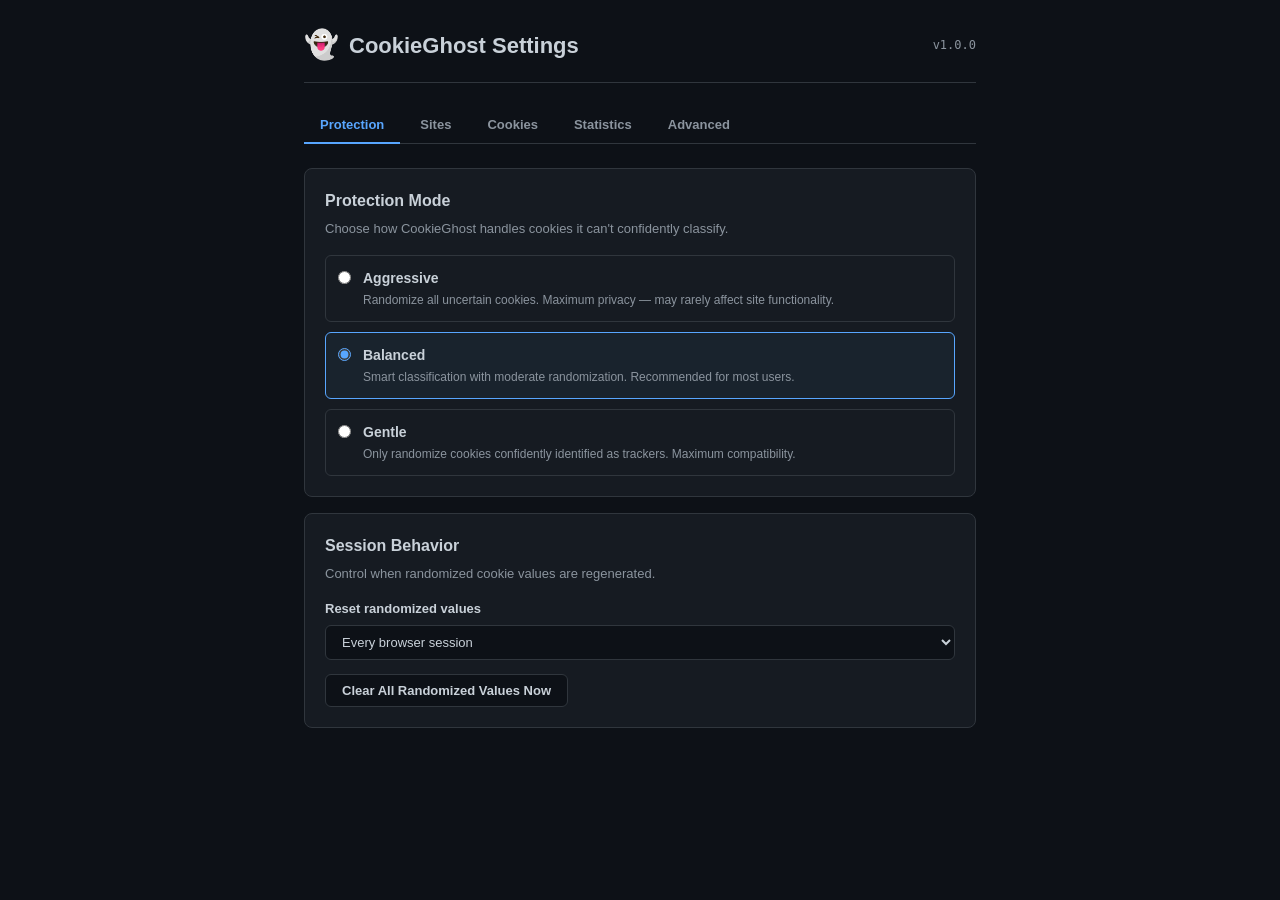
<file: options/options.html>
<!DOCTYPE html>
<html lang="en">
<head>
  <meta charset="UTF-8">
  <meta name="viewport" content="width=device-width, initial-scale=1.0">
  <link rel="stylesheet" href="options.css">
  <title>CookieGhost — Settings</title>
</head>
<body>
  <div class="container">
    <!-- Header -->
    <header class="header">
      <div class="header-left">
        <span class="ghost-icon">👻</span>
        <h1>CookieGhost Settings</h1>
      </div>
      <span class="version">v1.0.0</span>
    </header>

    <!-- Navigation -->
    <nav class="nav">
      <button class="nav-btn active" data-tab="protection">Protection</button>
      <button class="nav-btn" data-tab="sites">Sites</button>
      <button class="nav-btn" data-tab="cookies">Cookies</button>
      <button class="nav-btn" data-tab="stats">Statistics</button>
      <button class="nav-btn" data-tab="advanced">Advanced</button>
    </nav>

    <!-- Tab: Protection Mode -->
    <section class="tab-content active" id="tab-protection">
      <div class="card">
        <h2>Protection Mode</h2>
        <p class="card-desc">Choose how CookieGhost handles cookies it can't confidently classify.</p>
        <div class="mode-options">
          <label class="mode-option">
            <input type="radio" name="protectionMode" value="aggressive">
            <div class="mode-info">
              <strong>Aggressive</strong>
              <span>Randomize all uncertain cookies. Maximum privacy — may rarely affect site functionality.</span>
            </div>
          </label>
          <label class="mode-option">
            <input type="radio" name="protectionMode" value="balanced" checked>
            <div class="mode-info">
              <strong>Balanced</strong>
              <span>Smart classification with moderate randomization. Recommended for most users.</span>
            </div>
          </label>
          <label class="mode-option">
            <input type="radio" name="protectionMode" value="gentle">
            <div class="mode-info">
              <strong>Gentle</strong>
              <span>Only randomize cookies confidently identified as trackers. Maximum compatibility.</span>
            </div>
          </label>
        </div>
      </div>

      <div class="card">
        <h2>Session Behavior</h2>
        <p class="card-desc">Control when randomized cookie values are regenerated.</p>
        <div class="form-group">
          <label for="resetInterval">Reset randomized values</label>
          <select id="resetInterval">
            <option value="session">Every browser session</option>
            <option value="hour">Every hour</option>
            <option value="never">Never (within session)</option>
          </select>
        </div>
        <button class="btn btn-secondary" id="clearSeedsBtn">Clear All Randomized Values Now</button>
      </div>
    </section>

    <!-- Tab: Sites -->
    <section class="tab-content" id="tab-sites">
      <div class="card">
        <h2>Whitelisted Sites</h2>
        <p class="card-desc">Cookies on these sites will never be randomized.</p>
        <div class="domain-list" id="whitelistContainer">
          <div class="empty-state">No whitelisted sites</div>
        </div>
        <div class="add-domain">
          <input type="text" id="whitelistInput" placeholder="example.com">
          <button class="btn btn-small" id="addWhitelistBtn">Add</button>
        </div>
      </div>

      <div class="card">
        <h2>Blacklisted Sites</h2>
        <p class="card-desc">All cookies on these sites will be randomized, regardless of type.</p>
        <div class="domain-list" id="blacklistContainer">
          <div class="empty-state">No blacklisted sites</div>
        </div>
        <div class="add-domain">
          <input type="text" id="blacklistInput" placeholder="tracker.example.com">
          <button class="btn btn-small btn-danger" id="addBlacklistBtn">Add</button>
        </div>
      </div>
    </section>

    <!-- Tab: Cookies -->
    <section class="tab-content" id="tab-cookies">
      <div class="card">
        <h2>Tracking Cookie Patterns</h2>
        <p class="card-desc">Cookies matching these patterns are always randomized.</p>
        <div class="cookie-list" id="trackingList"></div>
      </div>

      <div class="card">
        <h2>Functional Cookie Patterns</h2>
        <p class="card-desc">Cookies matching these patterns are never touched.</p>
        <div class="cookie-list" id="functionalList"></div>
      </div>

      <div class="card">
        <h2>Import / Export Rules</h2>
        <div class="import-export">
          <button class="btn btn-secondary" id="exportRulesBtn">Export Custom Rules</button>
          <button class="btn btn-secondary" id="importRulesBtn">Import Custom Rules</button>
          <input type="file" id="importFileInput" accept=".json" hidden>
        </div>
      </div>
    </section>

    <!-- Tab: Statistics -->
    <section class="tab-content" id="tab-stats">
      <div class="card">
        <h2>All-Time Statistics</h2>
        <div class="stats-overview">
          <div class="stat-big">
            <span class="stat-big-number" id="allTimeRandomized">0</span>
            <span class="stat-big-label">Total Randomized</span>
          </div>
          <div class="stat-big">
            <span class="stat-big-number preserved" id="allTimePreserved">0</span>
            <span class="stat-big-label">Total Preserved</span>
          </div>
        </div>
      </div>

      <div class="card">
        <h2>Top Tracker Cookies</h2>
        <div class="bar-chart" id="topCookiesChart"></div>
      </div>

      <div class="card">
        <h2>Top Tracker Domains</h2>
        <div class="bar-chart" id="topDomainsChart"></div>
      </div>

      <div class="card">
        <h2>Daily Activity (Last 30 Days)</h2>
        <div class="daily-chart" id="dailyChart"></div>
      </div>

      <div class="card">
        <button class="btn btn-secondary" id="resetSessionBtn">Reset Session Stats</button>
        <button class="btn btn-danger" id="resetAllBtn">Reset All Stats</button>
      </div>
    </section>

    <!-- Tab: Advanced -->
    <section class="tab-content" id="tab-advanced">
      <div class="card">
        <h2>Chrome-Specific Options</h2>
        <label class="checkbox-option">
          <input type="checkbox" id="enableDocOverride" checked>
          <div>
            <strong>document.cookie override</strong>
            <span>Intercept JavaScript cookie access in the page context.</span>
          </div>
        </label>
        <label class="checkbox-option">
          <input type="checkbox" id="enableDNR" checked>
          <div>
            <strong>Tracker domain blocking (DNR)</strong>
            <span>Strip cookies from requests to known tracker domains as a fallback.</span>
          </div>
        </label>
      </div>

      <div class="card">
        <h2>Debug</h2>
        <label class="checkbox-option">
          <input type="checkbox" id="debugMode">
          <div>
            <strong>Debug mode</strong>
            <span>Log all cookie operations to the browser console.</span>
          </div>
        </label>
        <button class="btn btn-secondary" id="exportLogsBtn">Export Debug Logs</button>
      </div>
    </section>

    <!-- Save indicator -->
    <div class="save-indicator" id="saveIndicator">Settings saved</div>
  </div>

  <script src="options.js"></script>
</body>
</html>
</file>
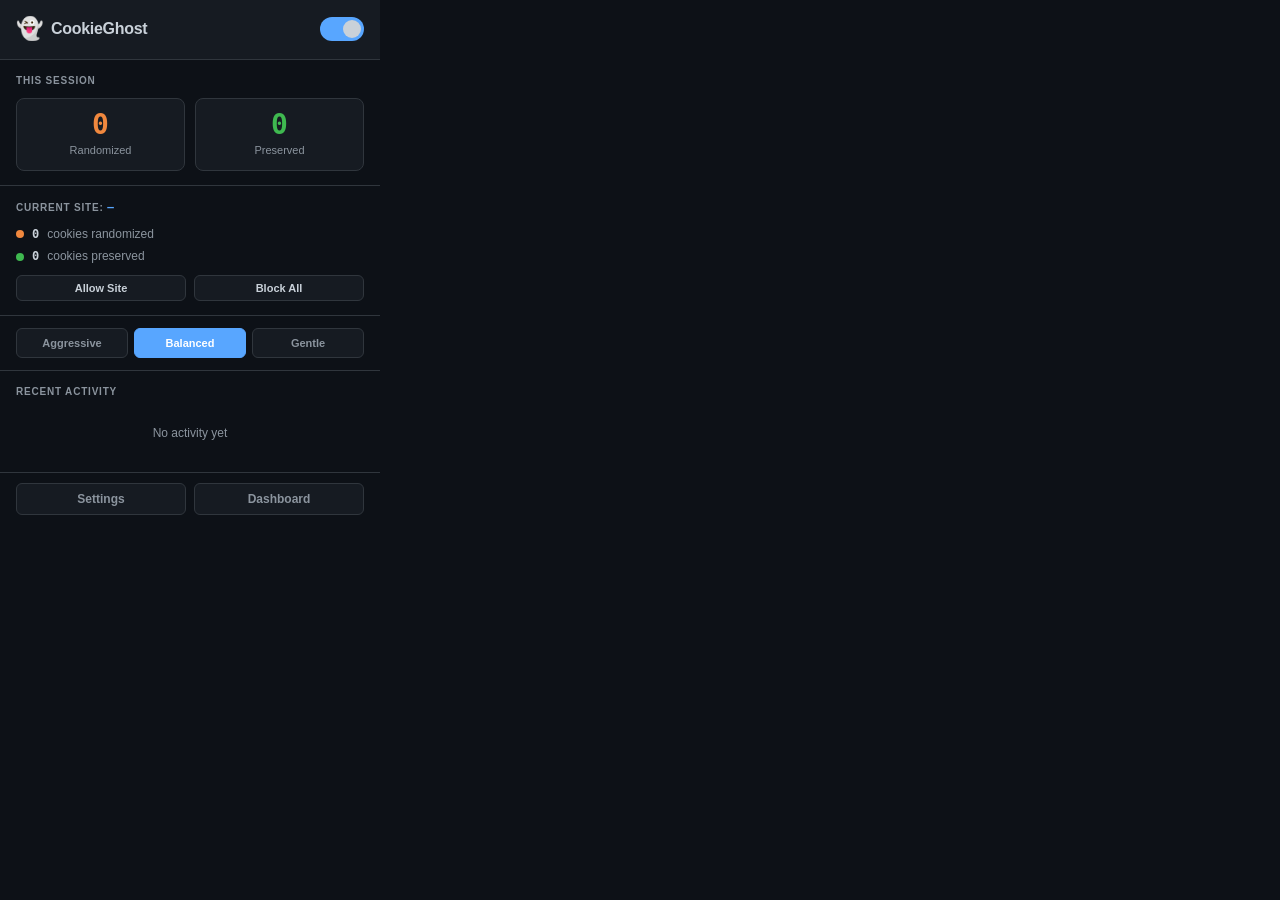
<file: popup/popup.html>
<!DOCTYPE html>
<html lang="en">
<head>
  <meta charset="UTF-8">
  <meta name="viewport" content="width=380">
  <link rel="stylesheet" href="popup.css">
  <title>CookieGhost</title>
</head>
<body>
  <!-- Header -->
  <header class="header">
    <div class="header-left">
      <span class="ghost-icon" id="ghostIcon">👻</span>
      <span class="brand-name">CookieGhost</span>
    </div>
    <label class="toggle-switch">
      <input type="checkbox" id="enableToggle" checked>
      <span class="toggle-slider"></span>
    </label>
  </header>

  <!-- Session Stats -->
  <section class="stats-section">
    <h3 class="section-label">THIS SESSION</h3>
    <div class="stats-grid">
      <div class="stat-card stat-randomized">
        <span class="stat-number" id="statRandomized">0</span>
        <span class="stat-label">Randomized</span>
      </div>
      <div class="stat-card stat-preserved">
        <span class="stat-number" id="statPreserved">0</span>
        <span class="stat-label">Preserved</span>
      </div>
    </div>
  </section>

  <!-- Current Site -->
  <section class="site-section">
    <h3 class="section-label">CURRENT SITE: <span id="currentDomain">—</span></h3>
    <div class="site-stats" id="siteStats">
      <div class="site-stat">
        <span class="dot dot-orange"></span>
        <span id="siteRandomized">0</span> cookies randomized
      </div>
      <div class="site-stat">
        <span class="dot dot-green"></span>
        <span id="sitePreserved">0</span> cookies preserved
      </div>
    </div>
    <div class="site-actions">
      <button class="btn-small" id="whitelistBtn" title="Whitelist this site">Allow Site</button>
      <button class="btn-small btn-danger" id="blacklistBtn" title="Blacklist this site">Block All</button>
    </div>
  </section>

  <!-- Protection Mode -->
  <section class="mode-section">
    <div class="mode-buttons">
      <button class="mode-btn" id="modeAggressive" data-mode="aggressive" title="Randomize all uncertain cookies">
        Aggressive
      </button>
      <button class="mode-btn active" id="modeBalanced" data-mode="balanced" title="Smart classification">
        Balanced
      </button>
      <button class="mode-btn" id="modeGentle" data-mode="gentle" title="Preserve all uncertain cookies">
        Gentle
      </button>
    </div>
  </section>

  <!-- Activity Feed -->
  <section class="activity-section">
    <h3 class="section-label">RECENT ACTIVITY</h3>
    <div class="activity-feed" id="activityFeed">
      <div class="activity-empty">No activity yet</div>
    </div>
  </section>

  <!-- Footer -->
  <footer class="footer">
    <button class="footer-btn" id="settingsBtn">Settings</button>
    <button class="footer-btn" id="dashboardBtn">Dashboard</button>
  </footer>

  <script src="popup.js"></script>
</body>
</html>
</file>
<file: options/options.css>
/* CookieGhost Options — Dark ghost-themed settings page */

:root {
  --bg: #0D1117;
  --surface: #161B22;
  --border: #30363D;
  --primary: #58A6FF;
  --randomized: #F0883E;
  --preserved: #3FB950;
  --blocked: #F85149;
  --text: #C9D1D9;
  --text-secondary: #8B949E;
  --font-ui: 'Inter', -apple-system, BlinkMacSystemFont, 'Segoe UI', sans-serif;
  --font-mono: 'JetBrains Mono', 'SF Mono', 'Consolas', monospace;
}

* {
  margin: 0;
  padding: 0;
  box-sizing: border-box;
}

body {
  background: var(--bg);
  color: var(--text);
  font-family: var(--font-ui);
  font-size: 14px;
  line-height: 1.5;
}

.container {
  max-width: 720px;
  margin: 0 auto;
  padding: 24px;
}

/* Header */
.header {
  display: flex;
  align-items: center;
  justify-content: space-between;
  margin-bottom: 24px;
  padding-bottom: 16px;
  border-bottom: 1px solid var(--border);
}

.header-left {
  display: flex;
  align-items: center;
  gap: 10px;
}

.ghost-icon {
  font-size: 28px;
}

.header h1 {
  font-size: 22px;
  font-weight: 700;
}

.version {
  font-size: 12px;
  color: var(--text-secondary);
  font-family: var(--font-mono);
}

/* Navigation */
.nav {
  display: flex;
  gap: 4px;
  margin-bottom: 24px;
  border-bottom: 1px solid var(--border);
  padding-bottom: 0;
}

.nav-btn {
  padding: 10px 16px;
  font-size: 13px;
  font-weight: 600;
  border: none;
  background: none;
  color: var(--text-secondary);
  cursor: pointer;
  border-bottom: 2px solid transparent;
  transition: all 0.2s;
  margin-bottom: -1px;
}

.nav-btn:hover {
  color: var(--text);
}

.nav-btn.active {
  color: var(--primary);
  border-bottom-color: var(--primary);
}

/* Tab content */
.tab-content {
  display: none;
}

.tab-content.active {
  display: block;
}

/* Cards */
.card {
  background: var(--surface);
  border: 1px solid var(--border);
  border-radius: 8px;
  padding: 20px;
  margin-bottom: 16px;
}

.card h2 {
  font-size: 16px;
  font-weight: 600;
  margin-bottom: 6px;
}

.card-desc {
  font-size: 13px;
  color: var(--text-secondary);
  margin-bottom: 16px;
}

/* Protection mode options */
.mode-options {
  display: flex;
  flex-direction: column;
  gap: 10px;
}

.mode-option {
  display: flex;
  align-items: flex-start;
  gap: 12px;
  padding: 12px;
  border: 1px solid var(--border);
  border-radius: 6px;
  cursor: pointer;
  transition: all 0.2s;
}

.mode-option:hover {
  border-color: var(--text-secondary);
}

.mode-option:has(input:checked) {
  border-color: var(--primary);
  background: rgba(88, 166, 255, 0.05);
}

.mode-option input[type="radio"] {
  margin-top: 3px;
  accent-color: var(--primary);
}

.mode-info {
  display: flex;
  flex-direction: column;
  gap: 2px;
}

.mode-info strong {
  font-size: 14px;
}

.mode-info span {
  font-size: 12px;
  color: var(--text-secondary);
}

/* Form elements */
.form-group {
  margin-bottom: 14px;
}

.form-group label {
  display: block;
  font-size: 13px;
  font-weight: 600;
  margin-bottom: 6px;
}

select, input[type="text"] {
  width: 100%;
  padding: 8px 12px;
  font-size: 13px;
  font-family: var(--font-ui);
  border: 1px solid var(--border);
  border-radius: 6px;
  background: var(--bg);
  color: var(--text);
  outline: none;
  transition: border-color 0.2s;
}

select:focus, input[type="text"]:focus {
  border-color: var(--primary);
}

/* Buttons */
.btn {
  padding: 8px 16px;
  font-size: 13px;
  font-weight: 600;
  font-family: var(--font-ui);
  border: 1px solid var(--border);
  border-radius: 6px;
  cursor: pointer;
  transition: all 0.2s;
  background: var(--surface);
  color: var(--text);
}

.btn:hover {
  border-color: var(--primary);
  color: var(--primary);
}

.btn-secondary {
  background: var(--bg);
}

.btn-danger {
  border-color: var(--blocked);
  color: var(--blocked);
}

.btn-danger:hover {
  background: rgba(248, 81, 73, 0.1);
}

.btn-small {
  padding: 6px 12px;
  font-size: 12px;
}

/* Domain lists */
.domain-list {
  max-height: 200px;
  overflow-y: auto;
  margin-bottom: 12px;
  border: 1px solid var(--border);
  border-radius: 6px;
}

.domain-item {
  display: flex;
  align-items: center;
  justify-content: space-between;
  padding: 8px 12px;
  border-bottom: 1px solid var(--border);
  font-family: var(--font-mono);
  font-size: 13px;
}

.domain-item:last-child {
  border-bottom: none;
}

.domain-item .remove-btn {
  background: none;
  border: none;
  color: var(--text-secondary);
  cursor: pointer;
  font-size: 16px;
  padding: 0 4px;
  transition: color 0.2s;
}

.domain-item .remove-btn:hover {
  color: var(--blocked);
}

.empty-state {
  padding: 16px;
  text-align: center;
  color: var(--text-secondary);
  font-size: 13px;
}

.add-domain {
  display: flex;
  gap: 8px;
}

.add-domain input {
  flex: 1;
}

/* Cookie list (tracking/functional) */
.cookie-list {
  max-height: 300px;
  overflow-y: auto;
  border: 1px solid var(--border);
  border-radius: 6px;
}

.cookie-list-item {
  display: flex;
  align-items: center;
  gap: 10px;
  padding: 8px 12px;
  border-bottom: 1px solid var(--border);
  font-size: 12px;
}

.cookie-list-item:last-child {
  border-bottom: none;
}

.cookie-list-item .cookie-name {
  font-family: var(--font-mono);
  font-weight: 600;
  min-width: 140px;
  color: var(--text);
}

.cookie-list-item .cookie-company {
  color: var(--text-secondary);
  min-width: 80px;
}

.cookie-list-item .cookie-category {
  font-size: 10px;
  font-weight: 600;
  text-transform: uppercase;
  padding: 2px 6px;
  border-radius: 3px;
  background: rgba(88, 166, 255, 0.1);
  color: var(--primary);
}

.cookie-category.analytics { background: rgba(88, 166, 255, 0.1); color: var(--primary); }
.cookie-category.advertising { background: rgba(240, 136, 62, 0.1); color: var(--randomized); }
.cookie-category.social { background: rgba(163, 113, 247, 0.1); color: #A371F7; }
.cookie-category.remarketing { background: rgba(248, 81, 73, 0.1); color: var(--blocked); }
.cookie-category.session { background: rgba(63, 185, 80, 0.1); color: var(--preserved); }
.cookie-category.security { background: rgba(63, 185, 80, 0.1); color: var(--preserved); }
.cookie-category.auth { background: rgba(63, 185, 80, 0.1); color: var(--preserved); }
.cookie-category.infrastructure { background: rgba(139, 148, 158, 0.1); color: var(--text-secondary); }
.cookie-category.preferences { background: rgba(139, 148, 158, 0.1); color: var(--text-secondary); }

/* Import/Export */
.import-export {
  display: flex;
  gap: 8px;
}

/* Checkbox options */
.checkbox-option {
  display: flex;
  align-items: flex-start;
  gap: 12px;
  padding: 12px 0;
  cursor: pointer;
  border-bottom: 1px solid var(--border);
}

.checkbox-option:last-of-type {
  border-bottom: none;
  margin-bottom: 12px;
}

.checkbox-option input[type="checkbox"] {
  margin-top: 3px;
  accent-color: var(--primary);
}

.checkbox-option div {
  display: flex;
  flex-direction: column;
  gap: 2px;
}

.checkbox-option strong {
  font-size: 14px;
}

.checkbox-option span {
  font-size: 12px;
  color: var(--text-secondary);
}

/* Stats */
.stats-overview {
  display: grid;
  grid-template-columns: 1fr 1fr;
  gap: 16px;
}

.stat-big {
  display: flex;
  flex-direction: column;
  align-items: center;
  padding: 20px;
  background: var(--bg);
  border-radius: 8px;
}

.stat-big-number {
  font-size: 36px;
  font-weight: 700;
  font-family: var(--font-mono);
  color: var(--randomized);
}

.stat-big-number.preserved {
  color: var(--preserved);
}

.stat-big-label {
  font-size: 12px;
  color: var(--text-secondary);
  margin-top: 4px;
}

/* Bar chart */
.bar-chart {
  display: flex;
  flex-direction: column;
  gap: 8px;
}

.bar-item {
  display: flex;
  align-items: center;
  gap: 10px;
}

.bar-label {
  font-family: var(--font-mono);
  font-size: 12px;
  min-width: 140px;
  overflow: hidden;
  text-overflow: ellipsis;
  white-space: nowrap;
}

.bar-track {
  flex: 1;
  height: 16px;
  background: var(--bg);
  border-radius: 3px;
  overflow: hidden;
}

.bar-fill {
  height: 100%;
  background: var(--randomized);
  border-radius: 3px;
  transition: width 0.5s ease;
}

.bar-count {
  font-family: var(--font-mono);
  font-size: 12px;
  color: var(--text-secondary);
  min-width: 40px;
  text-align: right;
}

/* Daily chart */
.daily-chart {
  display: flex;
  align-items: flex-end;
  gap: 2px;
  height: 100px;
  padding-top: 8px;
}

.daily-bar {
  flex: 1;
  min-width: 4px;
  background: var(--randomized);
  border-radius: 2px 2px 0 0;
  transition: height 0.3s;
  position: relative;
}

.daily-bar:hover {
  opacity: 0.8;
}

.daily-bar[title]::after {
  content: attr(title);
}

/* Save indicator */
.save-indicator {
  position: fixed;
  bottom: 20px;
  right: 20px;
  padding: 10px 20px;
  background: var(--preserved);
  color: #000;
  border-radius: 6px;
  font-size: 13px;
  font-weight: 600;
  opacity: 0;
  transform: translateY(10px);
  transition: all 0.3s;
  pointer-events: none;
}

.save-indicator.show {
  opacity: 1;
  transform: translateY(0);
}

/* Scrollbar */
::-webkit-scrollbar {
  width: 6px;
}
::-webkit-scrollbar-track {
  background: var(--bg);
}
::-webkit-scrollbar-thumb {
  background: var(--border);
  border-radius: 3px;
}
</file>
<file: popup/popup.css>
/* CookieGhost Popup — Dark ghost-themed UI */

:root {
  --bg: #0D1117;
  --surface: #161B22;
  --border: #30363D;
  --primary: #58A6FF;
  --randomized: #F0883E;
  --preserved: #3FB950;
  --blocked: #F85149;
  --text: #C9D1D9;
  --text-secondary: #8B949E;
  --font-ui: 'Inter', -apple-system, BlinkMacSystemFont, 'Segoe UI', sans-serif;
  --font-mono: 'JetBrains Mono', 'SF Mono', 'Consolas', monospace;
}

* {
  margin: 0;
  padding: 0;
  box-sizing: border-box;
}

body {
  width: 380px;
  max-height: 540px;
  overflow-y: auto;
  background: var(--bg);
  color: var(--text);
  font-family: var(--font-ui);
  font-size: 13px;
  line-height: 1.4;
}

/* Scrollbar */
body::-webkit-scrollbar {
  width: 6px;
}
body::-webkit-scrollbar-track {
  background: var(--bg);
}
body::-webkit-scrollbar-thumb {
  background: var(--border);
  border-radius: 3px;
}

/* Header */
.header {
  display: flex;
  align-items: center;
  justify-content: space-between;
  padding: 14px 16px;
  border-bottom: 1px solid var(--border);
  background: var(--surface);
}

.header-left {
  display: flex;
  align-items: center;
  gap: 8px;
}

.ghost-icon {
  font-size: 22px;
  animation: ghostFloat 3s ease-in-out infinite;
}

@keyframes ghostFloat {
  0%, 100% { transform: translateY(0); }
  50% { transform: translateY(-3px); }
}

.brand-name {
  font-size: 16px;
  font-weight: 700;
  letter-spacing: -0.3px;
}

/* Toggle Switch */
.toggle-switch {
  position: relative;
  width: 44px;
  height: 24px;
  cursor: pointer;
}

.toggle-switch input {
  opacity: 0;
  width: 0;
  height: 0;
}

.toggle-slider {
  position: absolute;
  inset: 0;
  background: var(--border);
  border-radius: 12px;
  transition: background 0.25s;
}

.toggle-slider::before {
  content: '';
  position: absolute;
  top: 3px;
  left: 3px;
  width: 18px;
  height: 18px;
  background: var(--text);
  border-radius: 50%;
  transition: transform 0.25s;
}

.toggle-switch input:checked + .toggle-slider {
  background: var(--primary);
}

.toggle-switch input:checked + .toggle-slider::before {
  transform: translateX(20px);
}

/* Section labels */
.section-label {
  font-size: 10px;
  font-weight: 600;
  text-transform: uppercase;
  letter-spacing: 0.8px;
  color: var(--text-secondary);
  margin-bottom: 10px;
}

/* Stats Section */
.stats-section {
  padding: 14px 16px;
  border-bottom: 1px solid var(--border);
}

.stats-grid {
  display: grid;
  grid-template-columns: 1fr 1fr;
  gap: 10px;
}

.stat-card {
  display: flex;
  flex-direction: column;
  align-items: center;
  padding: 12px;
  border-radius: 8px;
  background: var(--surface);
  border: 1px solid var(--border);
}

.stat-number {
  font-size: 28px;
  font-weight: 700;
  font-family: var(--font-mono);
  line-height: 1;
  margin-bottom: 4px;
  transition: color 0.3s;
}

.stat-randomized .stat-number { color: var(--randomized); }
.stat-preserved .stat-number { color: var(--preserved); }

.stat-label {
  font-size: 11px;
  color: var(--text-secondary);
}

/* Site Section */
.site-section {
  padding: 14px 16px;
  border-bottom: 1px solid var(--border);
}

.site-section .section-label span {
  color: var(--primary);
  font-family: var(--font-mono);
  font-size: 11px;
}

.site-stats {
  display: flex;
  flex-direction: column;
  gap: 6px;
  margin-bottom: 10px;
}

.site-stat {
  display: flex;
  align-items: center;
  gap: 8px;
  font-size: 12px;
  color: var(--text-secondary);
}

.site-stat span:nth-child(2) {
  font-family: var(--font-mono);
  color: var(--text);
  font-weight: 600;
}

.dot {
  width: 8px;
  height: 8px;
  border-radius: 50%;
  flex-shrink: 0;
}

.dot-orange { background: var(--randomized); }
.dot-green { background: var(--preserved); }
.dot-red { background: var(--blocked); }

.site-actions {
  display: flex;
  gap: 8px;
}

.btn-small {
  flex: 1;
  padding: 6px 10px;
  font-size: 11px;
  font-weight: 600;
  border: 1px solid var(--border);
  border-radius: 6px;
  background: var(--surface);
  color: var(--text);
  cursor: pointer;
  transition: all 0.2s;
}

.btn-small:hover {
  border-color: var(--primary);
  color: var(--primary);
}

.btn-small.btn-danger:hover {
  border-color: var(--blocked);
  color: var(--blocked);
}

.btn-small.active {
  background: var(--primary);
  border-color: var(--primary);
  color: #fff;
}

.btn-small.btn-danger.active {
  background: var(--blocked);
  border-color: var(--blocked);
  color: #fff;
}

/* Mode Section */
.mode-section {
  padding: 12px 16px;
  border-bottom: 1px solid var(--border);
}

.mode-buttons {
  display: flex;
  gap: 6px;
}

.mode-btn {
  flex: 1;
  padding: 8px 6px;
  font-size: 11px;
  font-weight: 600;
  border: 1px solid var(--border);
  border-radius: 6px;
  background: var(--surface);
  color: var(--text-secondary);
  cursor: pointer;
  transition: all 0.2s;
}

.mode-btn:hover {
  border-color: var(--text-secondary);
  color: var(--text);
}

.mode-btn.active {
  background: var(--primary);
  border-color: var(--primary);
  color: #fff;
}

/* Activity Feed */
.activity-section {
  padding: 14px 16px;
  border-bottom: 1px solid var(--border);
}

.activity-feed {
  max-height: 120px;
  overflow-y: auto;
  display: flex;
  flex-direction: column;
  gap: 4px;
}

.activity-feed::-webkit-scrollbar {
  width: 4px;
}
.activity-feed::-webkit-scrollbar-thumb {
  background: var(--border);
  border-radius: 2px;
}

.activity-item {
  display: flex;
  align-items: center;
  gap: 8px;
  padding: 4px 8px;
  border-radius: 4px;
  background: var(--surface);
  font-family: var(--font-mono);
  font-size: 11px;
}

.activity-item .cookie-name {
  color: var(--text);
  font-weight: 600;
  min-width: 0;
  overflow: hidden;
  text-overflow: ellipsis;
  white-space: nowrap;
}

.activity-item .arrow {
  color: var(--text-secondary);
  flex-shrink: 0;
}

.activity-item .cookie-value {
  color: var(--text-secondary);
  min-width: 0;
  overflow: hidden;
  text-overflow: ellipsis;
  white-space: nowrap;
  flex: 1;
}

.activity-item .action-badge {
  font-size: 9px;
  font-weight: 700;
  padding: 1px 5px;
  border-radius: 3px;
  flex-shrink: 0;
  font-family: var(--font-ui);
  text-transform: uppercase;
}

.action-badge.randomized {
  background: rgba(240, 136, 62, 0.15);
  color: var(--randomized);
}

.action-badge.preserved {
  background: rgba(63, 185, 80, 0.15);
  color: var(--preserved);
}

.activity-empty {
  text-align: center;
  color: var(--text-secondary);
  font-size: 12px;
  padding: 16px 0;
}

/* Footer */
.footer {
  display: flex;
  padding: 10px 16px;
  gap: 8px;
}

.footer-btn {
  flex: 1;
  padding: 8px;
  font-size: 12px;
  font-weight: 600;
  border: 1px solid var(--border);
  border-radius: 6px;
  background: var(--surface);
  color: var(--text-secondary);
  cursor: pointer;
  transition: all 0.2s;
}

.footer-btn:hover {
  border-color: var(--primary);
  color: var(--primary);
}

/* Disabled state */
body.disabled {
  opacity: 0.6;
}

body.disabled .ghost-icon {
  animation: none;
  filter: grayscale(1);
}

/* Pulse animation for live activity */
@keyframes pulse {
  0% { box-shadow: 0 0 0 0 rgba(88, 166, 255, 0.3); }
  70% { box-shadow: 0 0 0 6px rgba(88, 166, 255, 0); }
  100% { box-shadow: 0 0 0 0 rgba(88, 166, 255, 0); }
}

.stat-card.pulse {
  animation: pulse 0.6s ease-out;
}
</file>
